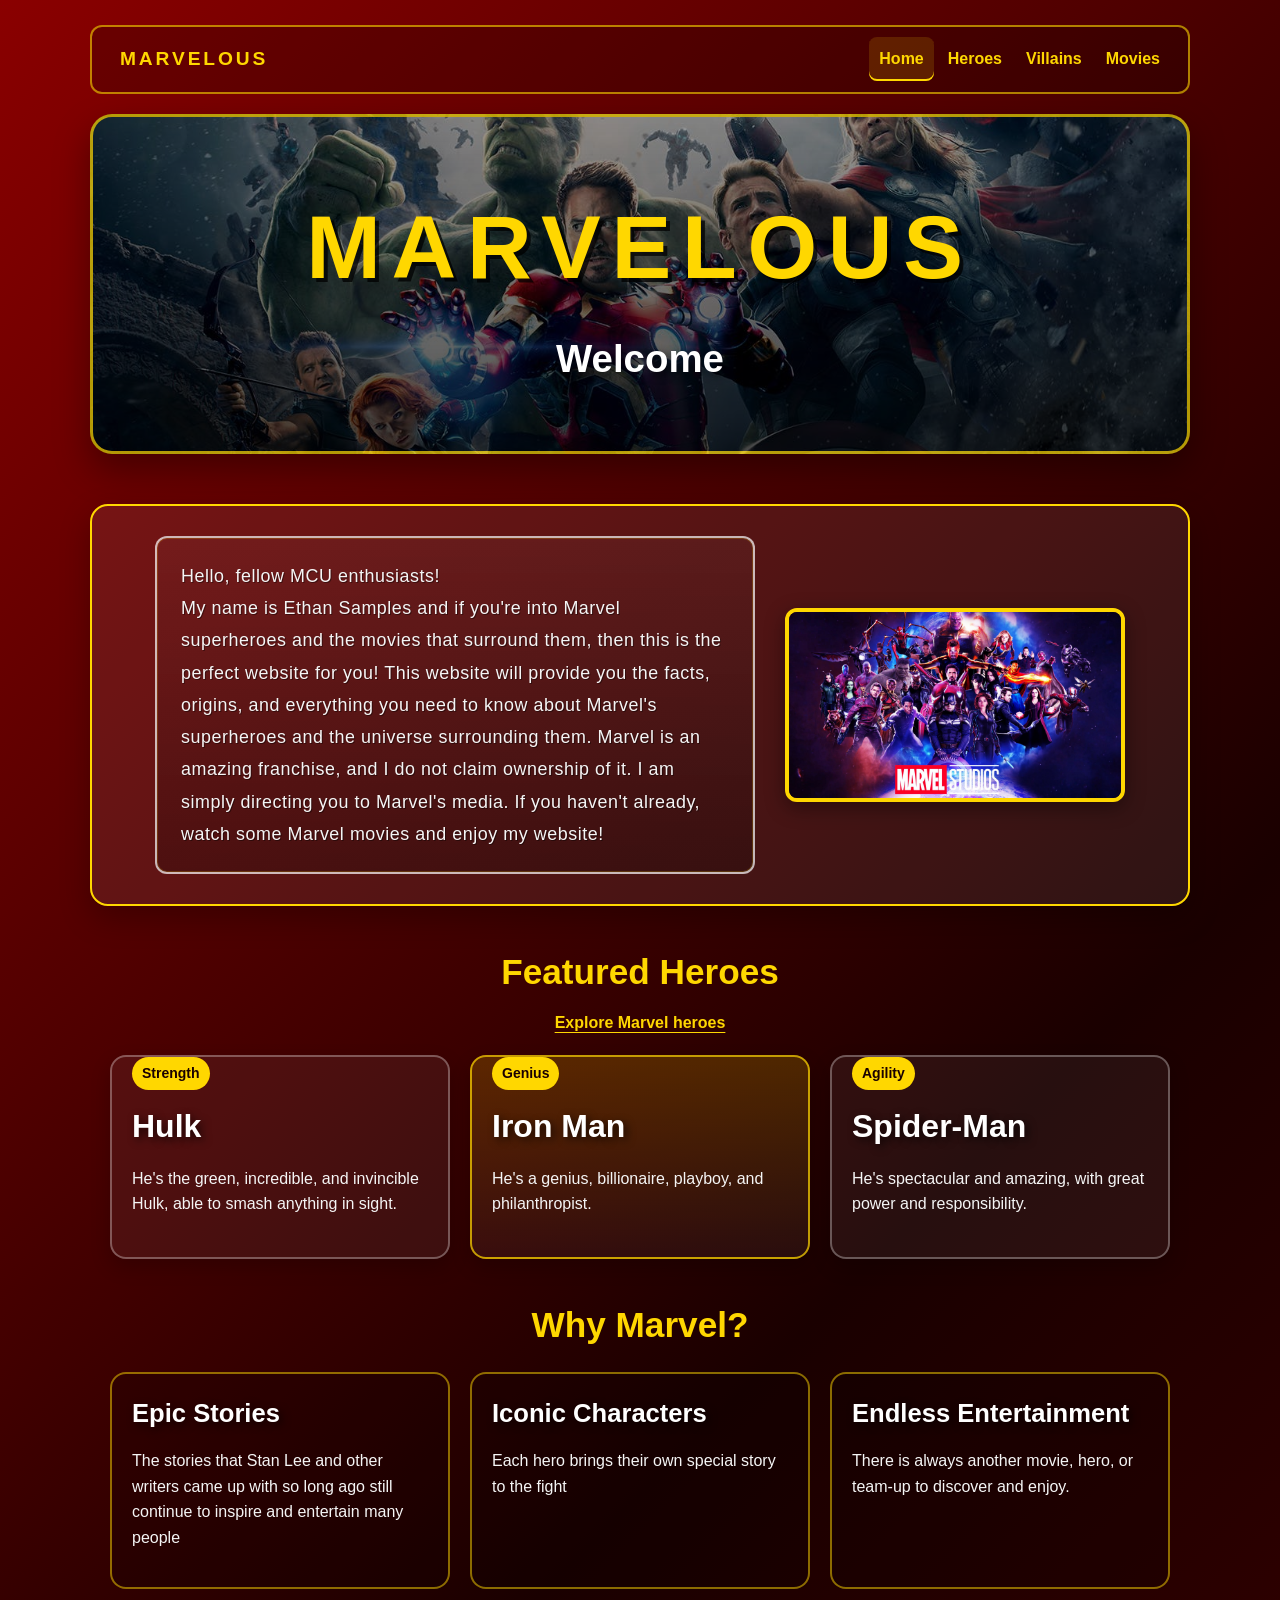
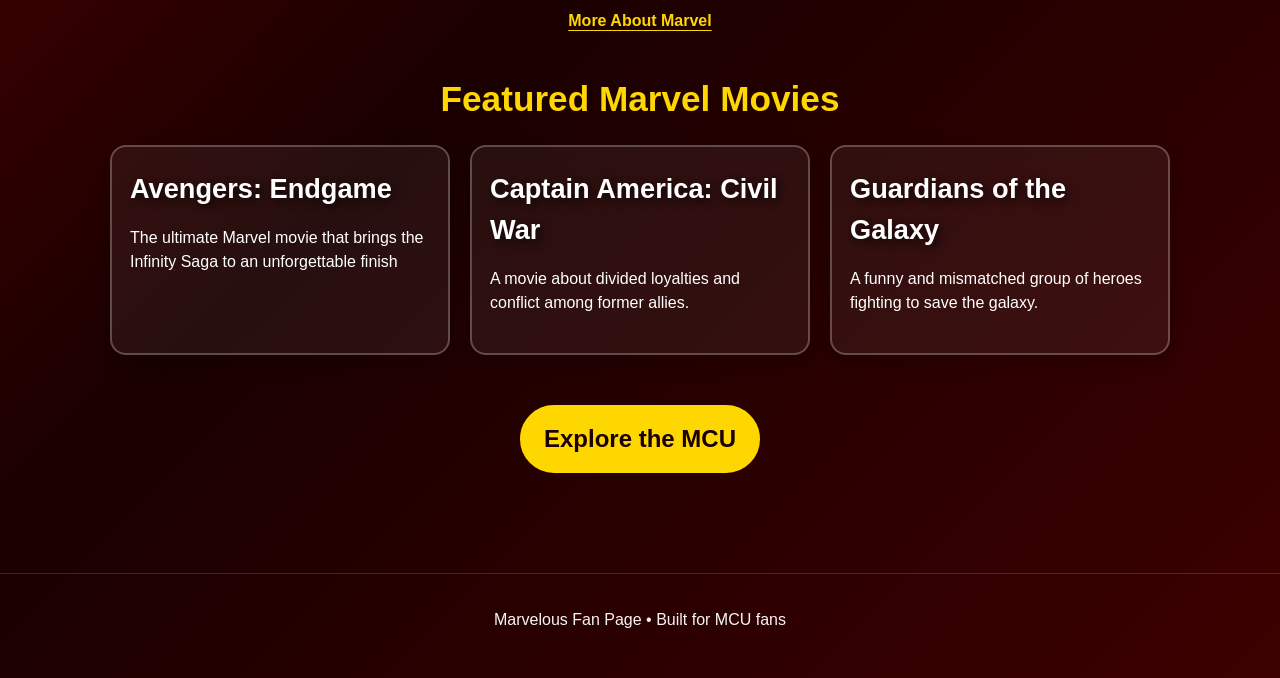
<file: index.html>
<!DOCTYPE html>
<html lang="en">
<head>
    <meta charset="UTF-8">
    <meta name="viewport" content="width=device-width, initial-scale=1.0">
    <link rel="icon" type="image/svg+xml" href="favicon.svg">
    <link rel="stylesheet" type="text/css" href="Homepage-style.css">
    <meta name="description" content="Explore Marvel heroes, villains, and movies in the Marvelous MCU fan guide.">
    <title>Marvelous | MCU Heroes, Villains &amp; Movies</title>
</head>
<body>
    <a class="skip-link" href="#main-content">Skip to main content</a>
    <header class="hero">
        <nav class="topbar" aria-label="Main navigation">
            <a class="brand" href="Homepage.html" aria-label="Marvelous home">MARVELOUS</a>
            <div class="nav-links">
                <a href="Homepage.html#about" aria-current="page">Home</a>
                <a href="heros.html">Heroes</a>
                <a href="villians.html">Villains</a>
                <a href="movies.html">Movies</a>
            </div>
        </nav>

        <div class="hero-banner">
            <div class="hero-overlay">
                <h1>MARVELOUS</h1>
                <p class="hero-subtitle">Welcome</p>
            </div>
        </div>
    </header>

    <main id="main-content" tabindex="-1">
        <section class="container" id="about">
            <p class="left-text">
                Hello, fellow MCU enthusiasts!<br>
                My name is Ethan Samples and if you're into Marvel superheroes and the movies
                that surround them, then this is the perfect website for you! This website
                will provide you the facts, origins, and everything you need to know about
                Marvel's superheroes and the universe surrounding them. Marvel is an amazing
                franchise, and I do not claim ownership of it. I am simply directing you to
                Marvel's media. If you haven't already, watch some Marvel
                movies and enjoy my website!
            </p>
            <img src="avengers.jpg" alt="The Avengers assembled together in a team portrait." class="center">
        </section>

        <section class="feature-section" id="heroes">
            <h2>Featured Heroes</h2>
            <p class="heroes-page-link"><a href="heros.html">Explore Marvel heroes</a></p>
            <div class="card-grid">
                <article class="hero-card">
                    <span class="card-tag">Strength</span>
                    <h3>Hulk</h3>
                    <p>He's the green, incredible, and invincible Hulk, able to smash anything in sight.</p>
                </article>
                <article class="hero-card accent">
                    <span class="card-tag">Genius</span>
                    <h3>Iron Man</h3>
                    <p>He's a genius, billionaire, playboy, and philanthropist.</p>
                </article>
                <article class="hero-card">
                    <span class="card-tag">Agility</span>
                    <h3>Spider-Man</h3>
                    <p>He's spectacular and amazing, with great power and responsibility.</p>
                </article>
            </div>
        </section>

        <section class="watch-section" id="watch">
            <h2>Why Marvel?</h2>
            <div class="info-boxes">
                <div>
                    <h3>Epic Stories</h3>
                    <p>The stories that Stan Lee and other writers came up with so long ago still continue to inspire and entertain many people</p>
                </div>
                <div>
                    <h3>Iconic Characters</h3>
                    <p>Each hero brings their own special story to the fight</p>
                </div>
                <div>
                    <h3>Endless Entertainment</h3>
                    <p>There is always another movie, hero, or team-up to discover and enjoy.</p>
                </div>
            </div>
            <p class="heroes-page-link marvel-link"><a href="https://www.marvel.com/" target="_blank" rel="noreferrer">More About Marvel</a></p>
        </section>

        <section class="movie-section">
            <h2>Featured Marvel Movies</h2>
            <div class="movie-grid">
                <article class="movie-card">
                    <h3>Avengers: Endgame</h3>
                    <p>The ultimate Marvel movie that brings the Infinity Saga to an unforgettable finish</p>
                </article>
                <article class="movie-card">
                    <h3>Captain America: Civil War</h3>
                    <p>A movie about divided loyalties and conflict among former allies.</p>
                </article>
                <article class="movie-card">
                    <h3>Guardians of the Galaxy</h3>
                    <p>A funny and mismatched group of heroes fighting to save the galaxy.</p>
                </article>
            </div>
        </section>

        <div class="cta">
            <a href="https://www.marvel.com/" target="_blank" rel="noreferrer">Explore the MCU</a>
        </div>
    </main>

    <footer class="site-footer">
        <p>Marvelous Fan Page • Built for MCU fans</p>
    </footer>
</body>
</html>
</file>
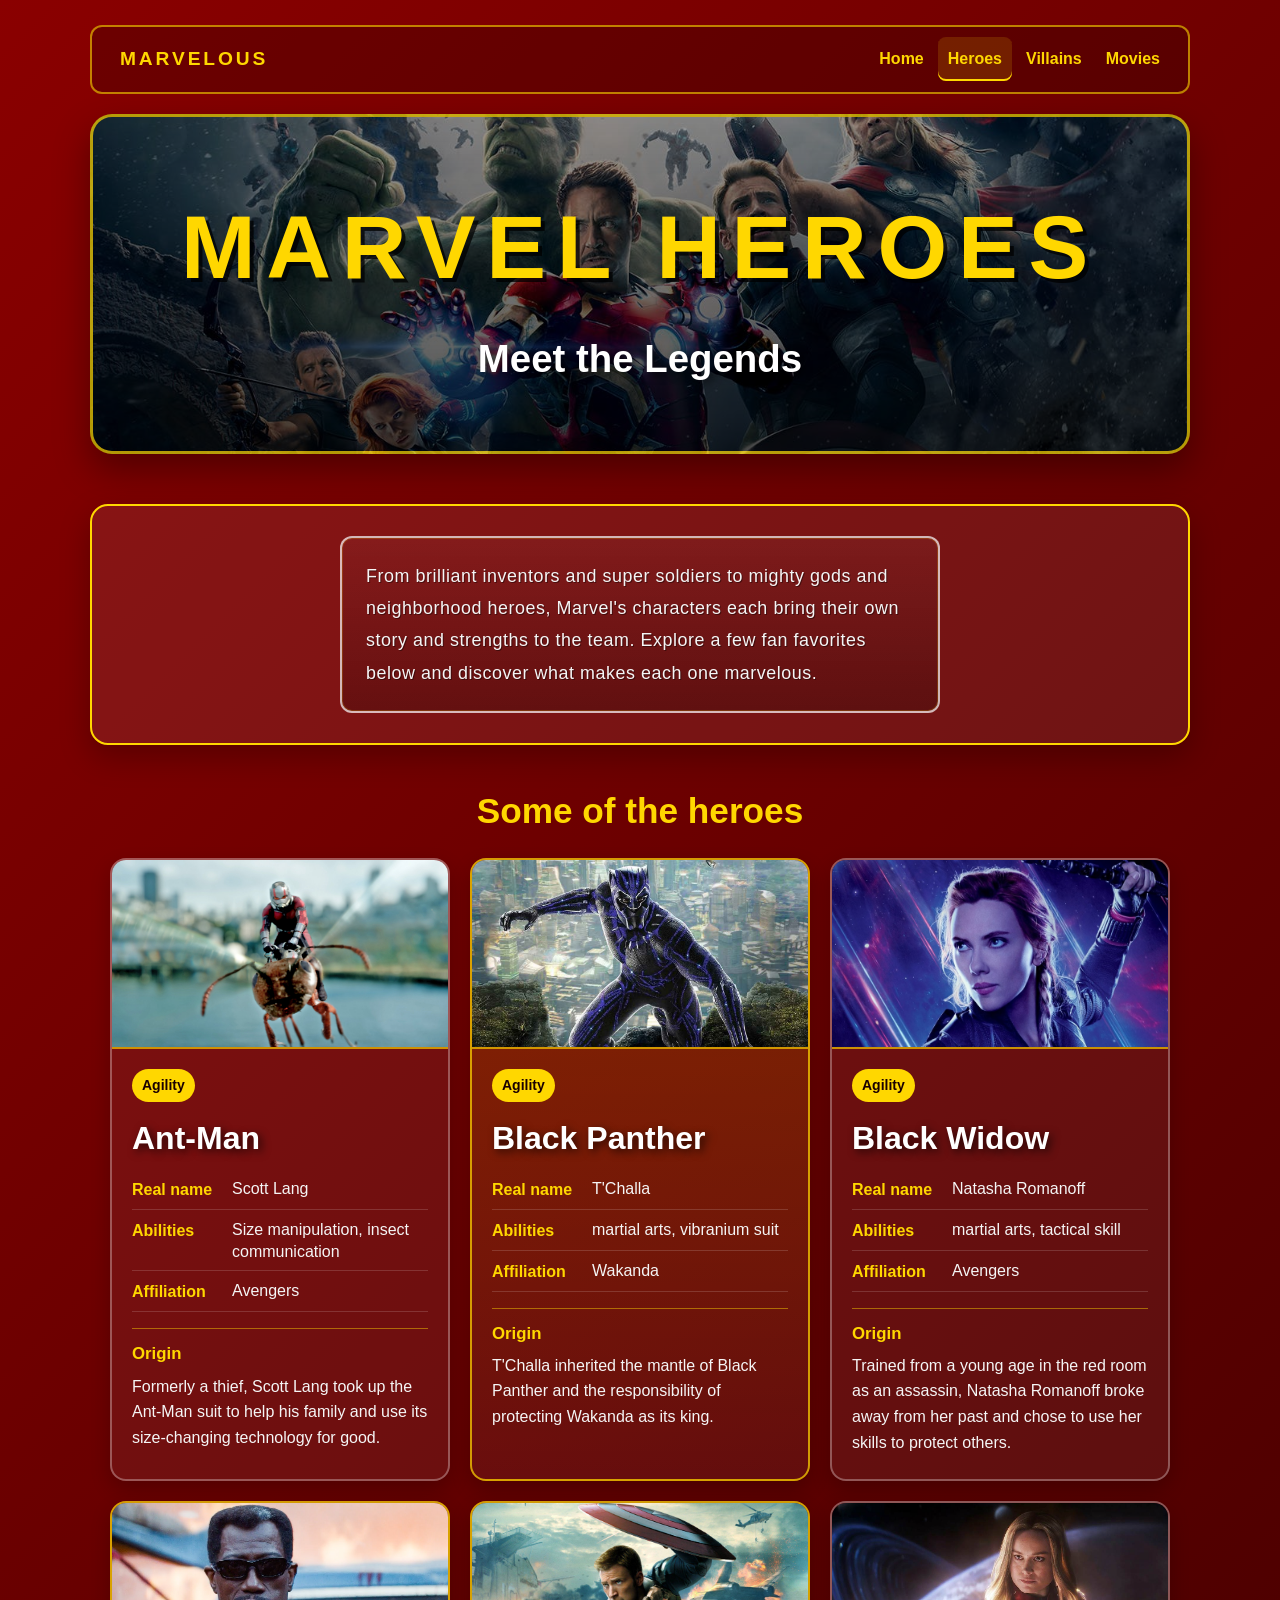
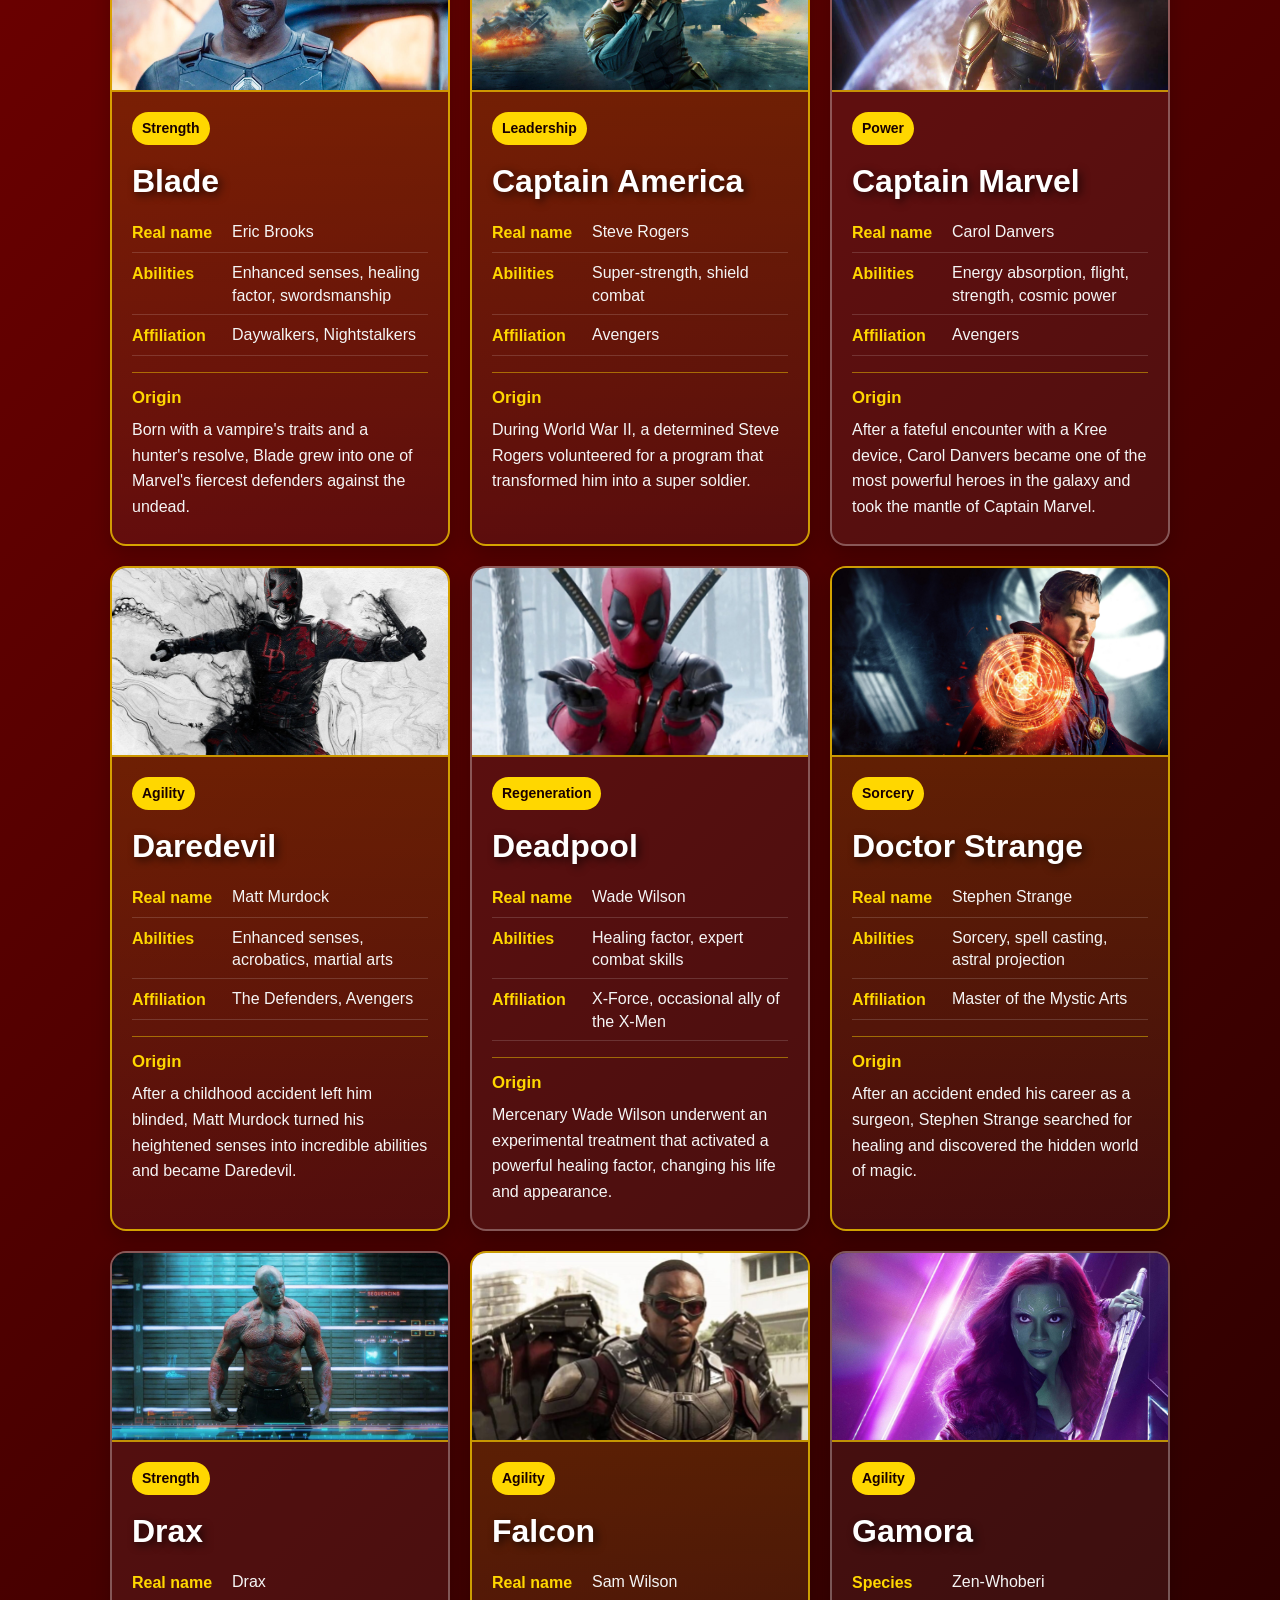
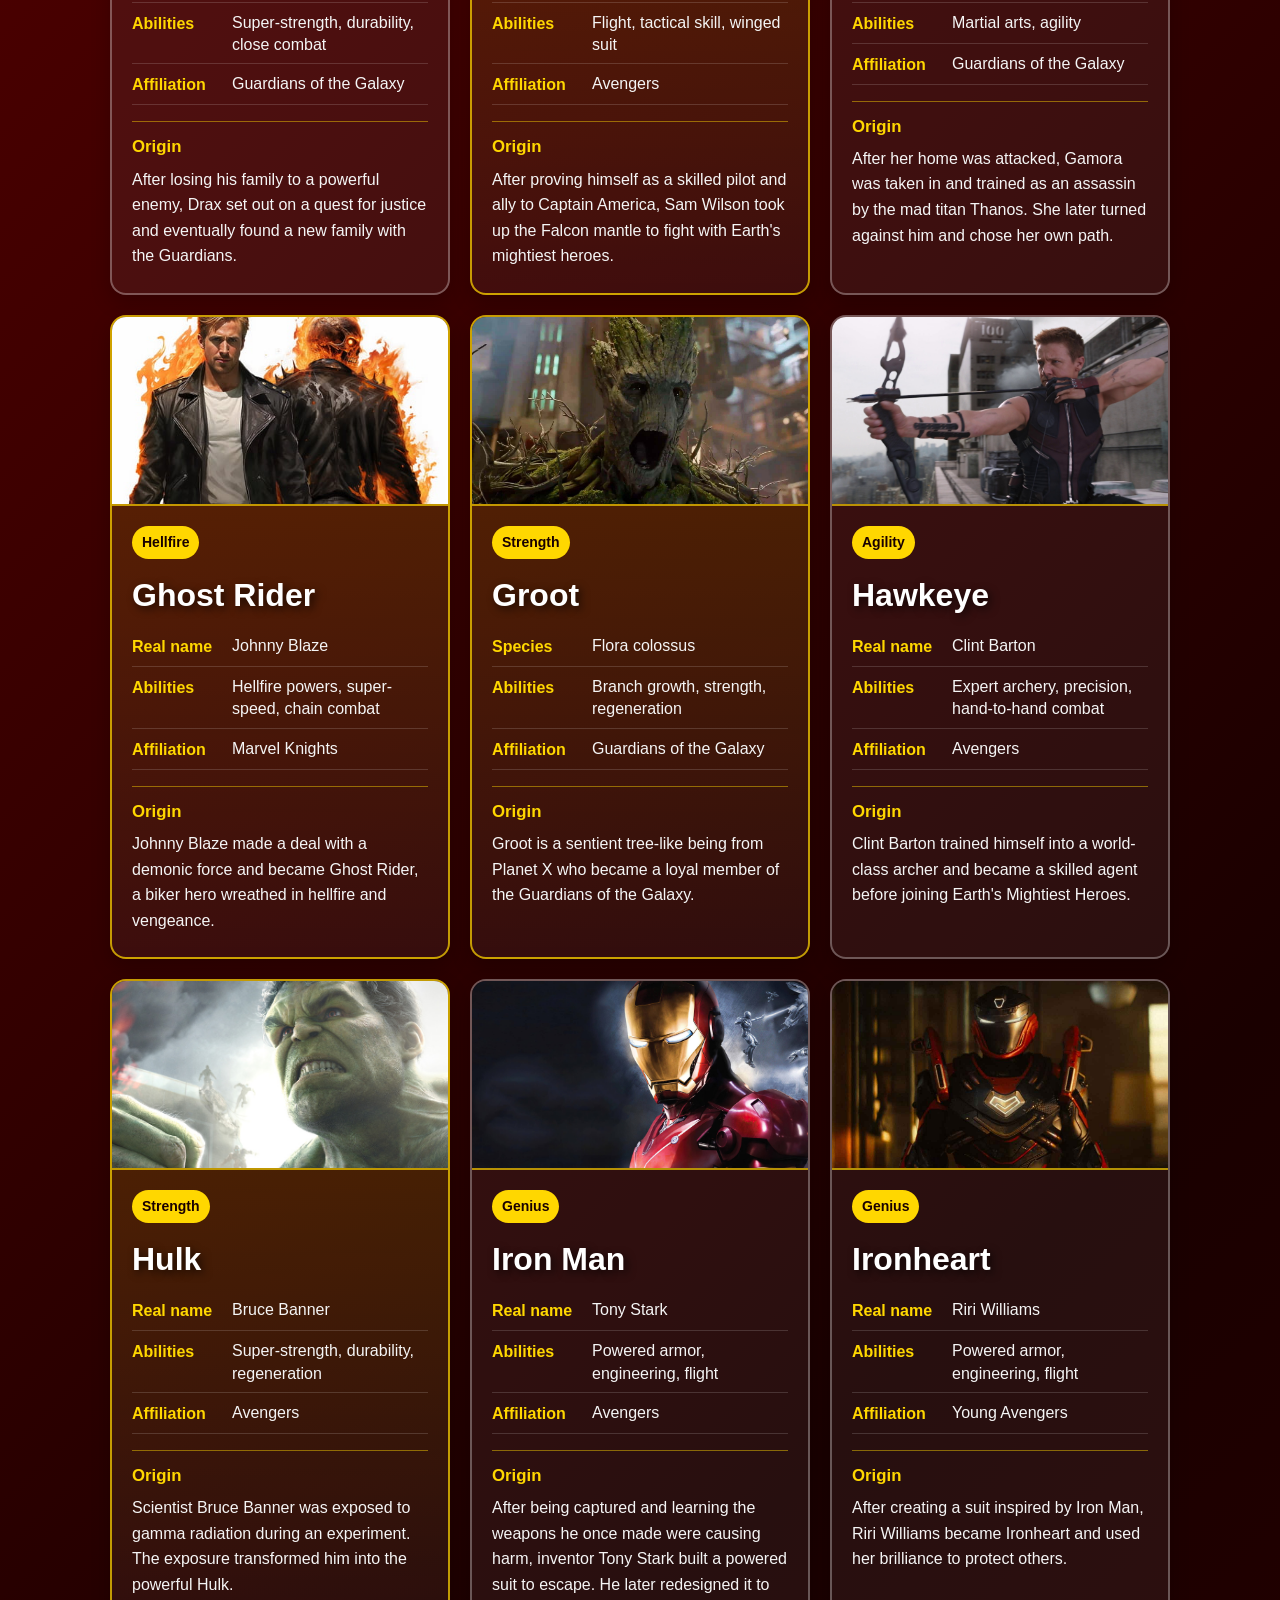
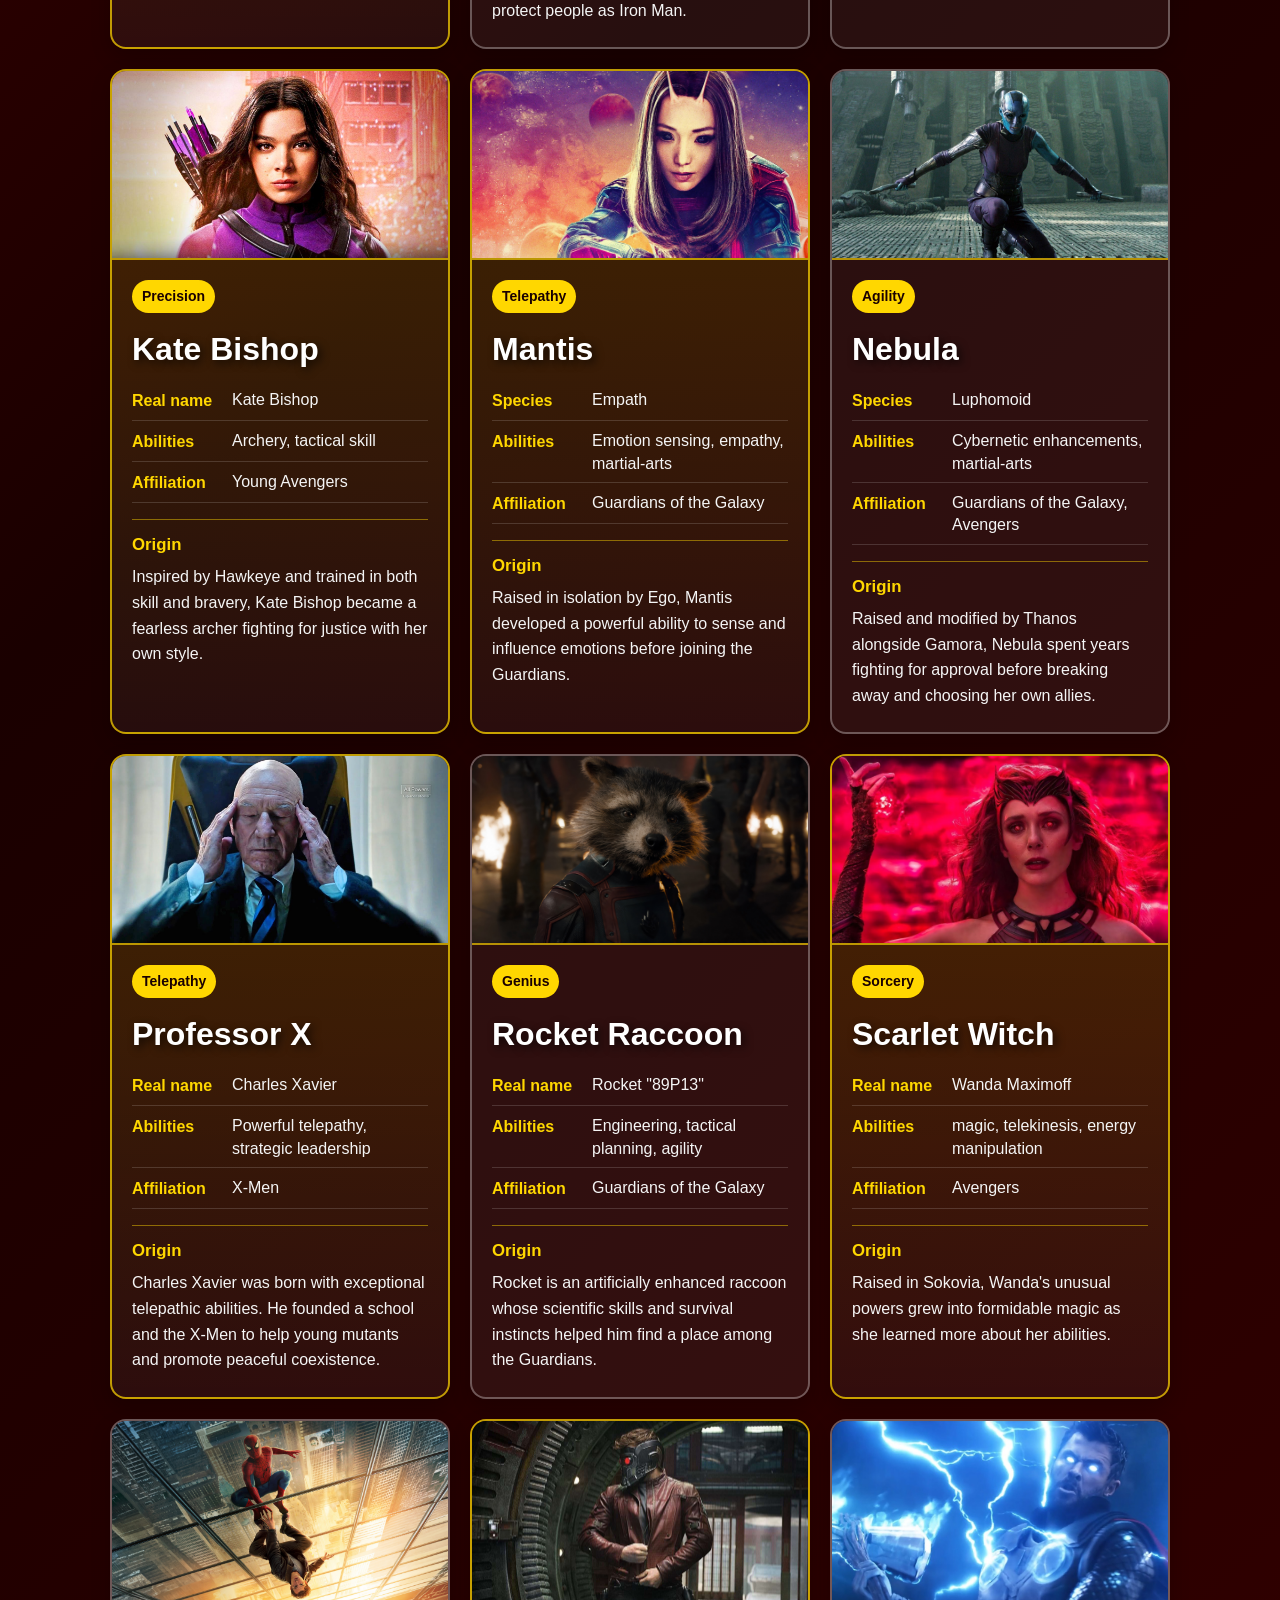
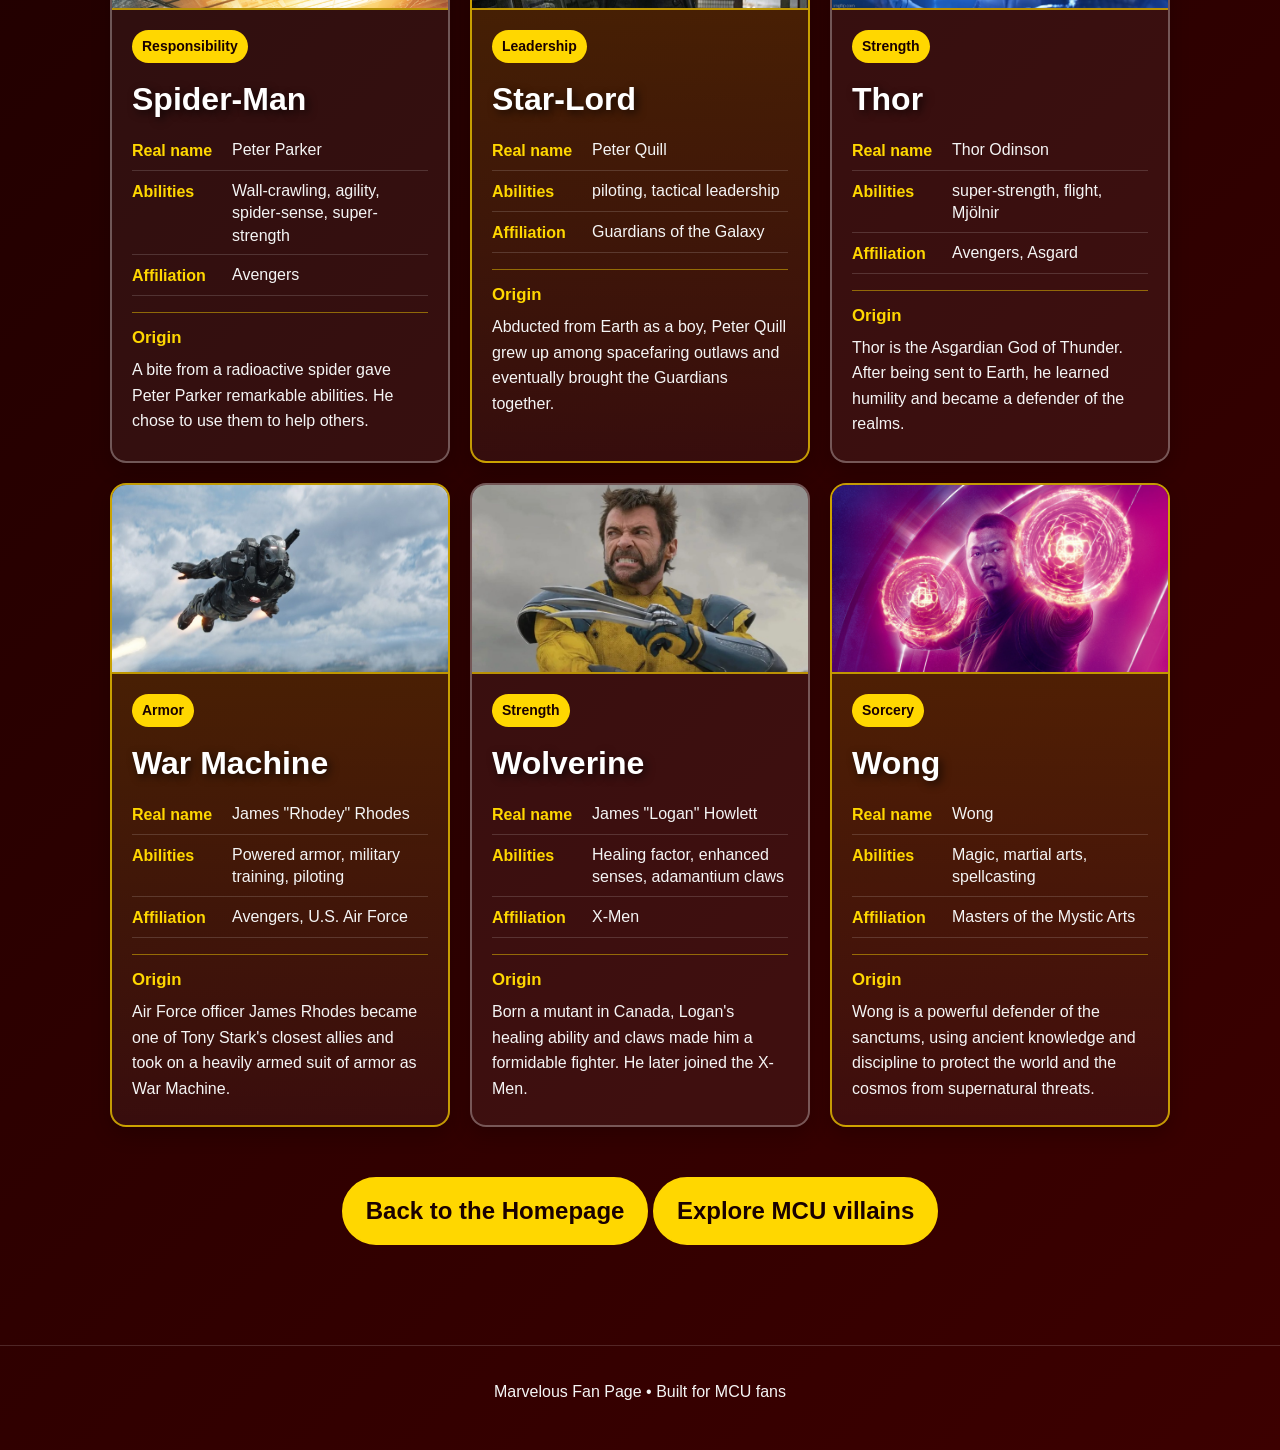
<file: heros.html>
<!DOCTYPE html>
<html lang="en">
<head>
	<meta charset="UTF-8">
	<meta name="viewport" content="width=device-width, initial-scale=1.0">
	<link rel="icon" type="image/svg+xml" href="favicon.svg">
	<link rel="stylesheet" type="text/css" href="Homepage-style.css">
	<meta name="description" content="Meet Marvel heroes with profiles of their real names, abilities, affiliations, and origins.">
	<title>Marvel Heroes | Marvelous</title>
</head>
<body>
	<a class="skip-link" href="#main-content">Skip to main content</a>
	<header class="hero">
		<nav class="topbar" aria-label="Main navigation">
			<a class="brand" href="Homepage.html" aria-label="Marvelous home">MARVELOUS</a>
			<div class="nav-links">
				<a href="index.html">Home</a>
				<a href="#heroes" aria-current="page">Heroes</a>
				<a href="villians.html">Villains</a>
				<a href="movies.html">Movies</a>
			</div>
		</nav>

		<div class="hero-banner">
			<div class="hero-overlay">
				<h1>MARVEL HEROES</h1>
				<p class="hero-subtitle">Meet the Legends</p>
			</div>
		</div>
	</header>

	<main id="main-content" tabindex="-1">
		<section class="container">
			<p class="left-text">
				From brilliant inventors and super soldiers to mighty gods and neighborhood
				heroes, Marvel's characters each bring their own story and strengths to the
				team. Explore a few fan favorites below and discover what makes each one
				marvelous.
			</p>
		</section>

		<section class="feature-section" id="heroes">
			<h2>Some of the heroes</h2>
			<div class="card-grid">
				<article class="hero-card">
					<div class="hero-portrait">
						<img src="antman.jpg" alt="Portrait of Ant-Man">
					</div>
					<span class="card-tag">Agility</span>
					<h3>Ant-Man</h3>
					<dl class="hero-facts">
						<div><dt>Real name</dt><dd>Scott Lang</dd></div>
						<div><dt>Abilities</dt><dd>Size manipulation, insect communication</dd></div>
						<div><dt>Affiliation</dt><dd>Avengers</dd></div>
					</dl>
					<div class="origin"><h4>Origin</h4><p>Formerly a thief, Scott Lang took up the Ant-Man suit to help his family and use its size-changing technology for good.</p></div>
				</article>
				<article class="hero-card accent">
					<div class="hero-portrait">
						<img src="panther.jpg" alt="Portrait of Black Panther">
					</div>
					<span class="card-tag">Agility</span>
					<h3>Black Panther</h3>
					<dl class="hero-facts">
						<div><dt>Real name</dt><dd>T'Challa</dd></div>
						<div><dt>Abilities</dt><dd>martial arts, vibranium suit</dd></div>
						<div><dt>Affiliation</dt><dd>Wakanda</dd></div>
					</dl>
					<div class="origin"><h4>Origin</h4><p>T'Challa inherited the mantle of Black Panther and the responsibility of protecting Wakanda as its king.</p></div>
				</article>
				<article class="hero-card">
					<div class="hero-portrait">
						<img src="widow.jpg" alt="Portrait of Black Widow">
					</div>
					<span class="card-tag">Agility</span>
					<h3>Black Widow</h3>
					<dl class="hero-facts">
						<div><dt>Real name</dt><dd>Natasha Romanoff</dd></div>
						<div><dt>Abilities</dt><dd>martial arts, tactical skill</dd></div>
						<div><dt>Affiliation</dt><dd>Avengers</dd></div>
					</dl>
					<div class="origin"><h4>Origin</h4><p>Trained from a young age in the red room as an assassin, Natasha Romanoff broke away from her past and chose to use her skills to protect others.</p></div>
				</article>
				<article class="hero-card accent">
					<div class="hero-portrait">
						<img src="blade.jpg" alt="Portrait of Blade">
					</div>
					<span class="card-tag">Strength</span>
					<h3>Blade</h3>
					<dl class="hero-facts">
						<div><dt>Real name</dt><dd>Eric Brooks</dd></div>
						<div><dt>Abilities</dt><dd>Enhanced senses, healing factor, swordsmanship</dd></div>
						<div><dt>Affiliation</dt><dd>Daywalkers, Nightstalkers</dd></div>
					</dl>
					<div class="origin"><h4>Origin</h4><p>Born with a vampire's traits and a hunter's resolve, Blade grew into one of Marvel's fiercest defenders against the undead.</p></div>
				</article>
				<article class="hero-card accent">
					<div class="hero-portrait">
						<img src="cap.jpg" alt="Portrait of Captain America">
					</div>
					<span class="card-tag">Leadership</span>
					<h3>Captain America</h3>
					<dl class="hero-facts">
						<div><dt>Real name</dt><dd>Steve Rogers</dd></div>
						<div><dt>Abilities</dt><dd>Super-strength, shield combat</dd></div>
						<div><dt>Affiliation</dt><dd>Avengers</dd></div>
					</dl>
					<div class="origin"><h4>Origin</h4><p>During World War II, a determined Steve Rogers volunteered for a program that transformed him into a super soldier.</p></div>
				</article>
				<article class="hero-card">
					<div class="hero-portrait">
						<img src="capmarvel.jpg" alt="Portrait of Captain Marvel">
					</div>
					<span class="card-tag">Power</span>
					<h3>Captain Marvel</h3>
					<dl class="hero-facts">
						<div><dt>Real name</dt><dd>Carol Danvers</dd></div>
						<div><dt>Abilities</dt><dd>Energy absorption, flight, strength, cosmic power</dd></div>
						<div><dt>Affiliation</dt><dd>Avengers</dd></div>
					</dl>
					<div class="origin"><h4>Origin</h4><p>After a fateful encounter with a Kree device, Carol Danvers became one of the most powerful heroes in the galaxy and took the mantle of Captain Marvel.</p></div>
				</article>
				<article class="hero-card accent">
					<div class="hero-portrait">
						<img src="dare.jpg" alt="Portrait of Daredevil">
					</div>
					<span class="card-tag">Agility</span>
					<h3>Daredevil</h3>
					<dl class="hero-facts">
						<div><dt>Real name</dt><dd>Matt Murdock</dd></div>
						<div><dt>Abilities</dt><dd>Enhanced senses, acrobatics, martial arts</dd></div>
						<div><dt>Affiliation</dt><dd>The Defenders, Avengers</dd></div>
					</dl>
					<div class="origin"><h4>Origin</h4><p>After a childhood accident left him blinded, Matt Murdock turned his heightened senses into incredible abilities and became Daredevil.</p></div>
				</article>
				<article class="hero-card">
					<div class="hero-portrait">
						<img src="deadpool.jpg" alt="Portrait of Deadpool">
					</div>
					<span class="card-tag">Regeneration</span>
					<h3>Deadpool</h3>
					<dl class="hero-facts">
						<div><dt>Real name</dt><dd>Wade Wilson</dd></div>
						<div><dt>Abilities</dt><dd>Healing factor, expert combat skills</dd></div>
						<div><dt>Affiliation</dt><dd>X-Force, occasional ally of the X-Men</dd></div>
					</dl>
					<div class="origin"><h4>Origin</h4><p>Mercenary Wade Wilson underwent an experimental treatment that activated a powerful healing factor, changing his life and appearance.</p></div>
				</article>
				<article class="hero-card accent">
					<div class="hero-portrait">
						<img src="strange.jpg" alt="Portrait of Doctor Strange">
					</div>
					<span class="card-tag">Sorcery</span>
					<h3>Doctor Strange</h3>
					<dl class="hero-facts">
						<div><dt>Real name</dt><dd>Stephen Strange</dd></div>
						<div><dt>Abilities</dt><dd>Sorcery, spell casting, astral projection</dd></div>
						<div><dt>Affiliation</dt><dd>Master of the Mystic Arts</dd></div>
					</dl>
					<div class="origin"><h4>Origin</h4><p>After an accident ended his career as a surgeon, Stephen Strange searched for healing and discovered the hidden world of magic.</p></div>
				</article>
				<article class="hero-card">
					<div class="hero-portrait">
						<img src="drax.jpg" alt="Portrait of Drax">
					</div>
					<span class="card-tag">Strength</span>
					<h3>Drax</h3>
					<dl class="hero-facts">
						<div><dt>Real name</dt><dd>Drax</dd></div>
						<div><dt>Abilities</dt><dd>Super-strength, durability, close combat</dd></div>
						<div><dt>Affiliation</dt><dd>Guardians of the Galaxy</dd></div>
					</dl>
					<div class="origin"><h4>Origin</h4><p>After losing his family to a powerful enemy, Drax set out on a quest for justice and eventually found a new family with the Guardians.</p></div>
				</article>
				<article class="hero-card accent">
					<div class="hero-portrait">
						<img src="falcon.jpg" alt="Portrait of Falcon">
					</div>
					<span class="card-tag">Agility</span>
					<h3>Falcon</h3>
					<dl class="hero-facts">
						<div><dt>Real name</dt><dd>Sam Wilson</dd></div>
						<div><dt>Abilities</dt><dd>Flight, tactical skill, winged suit</dd></div>
						<div><dt>Affiliation</dt><dd>Avengers</dd></div>
					</dl>
					<div class="origin"><h4>Origin</h4><p>After proving himself as a skilled pilot and ally to Captain America, Sam Wilson took up the Falcon mantle to fight with Earth's mightiest heroes.</p></div>
				</article>
				<article class="hero-card">
					<div class="hero-portrait">
						<img src="gamora.jpg" alt="Portrait of Gamora">
					</div>
					<span class="card-tag">Agility</span>
					<h3>Gamora</h3>
					<dl class="hero-facts">
						<div><dt>Species</dt><dd>Zen-Whoberi</dd></div>
						<div><dt>Abilities</dt><dd>Martial arts, agility</dd></div>
						<div><dt>Affiliation</dt><dd>Guardians of the Galaxy</dd></div>
					</dl>
					<div class="origin"><h4>Origin</h4><p>After her home was attacked, Gamora was taken in and trained as an assassin by the mad titan Thanos. She later turned against him and chose her own path.</p></div>
				</article>
				<article class="hero-card accent">
					<div class="hero-portrait">
						<img src="ghostrider.jpg" alt="Portrait of Ghost Rider">
					</div>
					<span class="card-tag">Hellfire</span>
					<h3>Ghost Rider</h3>
					<dl class="hero-facts">
						<div><dt>Real name</dt><dd>Johnny Blaze</dd></div>
						<div><dt>Abilities</dt><dd>Hellfire powers, super-speed, chain combat</dd></div>
						<div><dt>Affiliation</dt><dd>Marvel Knights</dd></div>
					</dl>
					<div class="origin"><h4>Origin</h4><p>Johnny Blaze made a deal with a demonic force and became Ghost Rider, a biker hero wreathed in hellfire and vengeance.</p></div>
				</article>
				<article class="hero-card accent">
					<div class="hero-portrait">
						<img src="groot.jpg" alt="Portrait of Groot">
					</div>
					<span class="card-tag">Strength</span>
					<h3>Groot</h3>
					<dl class="hero-facts">
						<div><dt>Species</dt><dd>Flora colossus</dd></div>
						<div><dt>Abilities</dt><dd>Branch growth, strength, regeneration</dd></div>
						<div><dt>Affiliation</dt><dd>Guardians of the Galaxy</dd></div>
					</dl>
					<div class="origin"><h4>Origin</h4><p>Groot is a sentient tree-like being from Planet X who became a loyal member of the Guardians of the Galaxy.</p></div>
				</article>
				<article class="hero-card">
					<div class="hero-portrait">
						<img src="hawkeye.jpg" alt="Portrait of Hawkeye">
					</div>
					<span class="card-tag">Agility</span>
					<h3>Hawkeye</h3>
					<dl class="hero-facts">
						<div><dt>Real name</dt><dd>Clint Barton</dd></div>
						<div><dt>Abilities</dt><dd>Expert archery, precision, hand-to-hand combat</dd></div>
						<div><dt>Affiliation</dt><dd>Avengers</dd></div>
					</dl>
					<div class="origin"><h4>Origin</h4><p>Clint Barton trained himself into a world-class archer and became a skilled agent before joining Earth's Mightiest Heroes.</p></div>
				</article>
				<article class="hero-card accent">
					<div class="hero-portrait">
						<img src="hulk.jpg" alt="Portrait of the Hulk">
					</div>
					<span class="card-tag">Strength</span>
					<h3>Hulk</h3>
					<dl class="hero-facts">
						<div><dt>Real name</dt><dd>Bruce Banner</dd></div>
						<div><dt>Abilities</dt><dd>Super-strength, durability, regeneration</dd></div>
						<div><dt>Affiliation</dt><dd>Avengers</dd></div>
					</dl>
					<div class="origin"><h4>Origin</h4><p>Scientist Bruce Banner was exposed to gamma radiation during an experiment. The exposure transformed him into the powerful Hulk.</p></div>
				</article>
				<article class="hero-card">
					<div class="hero-portrait">
						<img src="ironman.jpg" alt="Iron Man, Tony Stark in his armor">
					</div>
					<span class="card-tag">Genius</span>
					<h3>Iron Man</h3>
					<dl class="hero-facts">
						<div><dt>Real name</dt><dd>Tony Stark</dd></div>
						<div><dt>Abilities</dt><dd>Powered armor, engineering, flight</dd></div>
						<div><dt>Affiliation</dt><dd>Avengers</dd></div>
					</dl>
					<div class="origin"><h4>Origin</h4><p>After being captured and learning the weapons he once made were causing harm, inventor Tony Stark built a powered suit to escape. He later redesigned it to protect people as Iron Man.</p></div>
				</article>
				<article class="hero-card">
					<div class="hero-portrait">
						<img src="Ironheart.jpg" alt="Portrait of Ironheart">
					</div>
					<span class="card-tag">Genius</span>
					<h3>Ironheart</h3>
					<dl class="hero-facts">
						<div><dt>Real name</dt><dd>Riri Williams</dd></div>
						<div><dt>Abilities</dt><dd>Powered armor, engineering, flight</dd></div>
						<div><dt>Affiliation</dt><dd>Young Avengers</dd></div>
					</dl>
					<div class="origin"><h4>Origin</h4><p>After creating a suit inspired by Iron Man, Riri Williams became Ironheart and used her brilliance to protect others.</p></div>
				</article>
				<article class="hero-card accent">
					<div class="hero-portrait">
						<img src="kate.jpg" alt="Portrait of Kate Bishop">
					</div>
					<span class="card-tag">Precision</span>
					<h3>Kate Bishop</h3>
					<dl class="hero-facts">
						<div><dt>Real name</dt><dd>Kate Bishop</dd></div>
						<div><dt>Abilities</dt><dd>Archery, tactical skill</dd></div>
						<div><dt>Affiliation</dt><dd>Young Avengers</dd></div>
					</dl>
					<div class="origin"><h4>Origin</h4><p>Inspired by Hawkeye and trained in both skill and bravery, Kate Bishop became a fearless archer fighting for justice with her own style.</p></div>
				</article>
				<article class="hero-card accent">
					<div class="hero-portrait">
						<img src="mantis.jpg" alt="Portrait of Mantis">
					</div>
					<span class="card-tag">Telepathy</span>
					<h3>Mantis</h3>
					<dl class="hero-facts">
						<div><dt>Species</dt><dd>Empath</dd></div>
						<div><dt>Abilities</dt><dd>Emotion sensing, empathy, martial-arts</dd></div>
						<div><dt>Affiliation</dt><dd>Guardians of the Galaxy</dd></div>
					</dl>
					<div class="origin"><h4>Origin</h4><p>Raised in isolation by Ego, Mantis developed a powerful ability to sense and influence emotions before joining the Guardians.</p></div>
				</article>
				<article class="hero-card">
					<div class="hero-portrait">
						<img src="nebula.jpg" alt="Portrait of Nebula">
					</div>
					<span class="card-tag">Agility</span>
					<h3>Nebula</h3>
					<dl class="hero-facts">
						<div><dt>Species</dt><dd>Luphomoid</dd></div>
						<div><dt>Abilities</dt><dd>Cybernetic enhancements, martial-arts</dd></div>
						<div><dt>Affiliation</dt><dd>Guardians of the Galaxy, Avengers</dd></div>
					</dl>
					<div class="origin"><h4>Origin</h4><p>Raised and modified by Thanos alongside Gamora, Nebula spent years fighting for approval before breaking away and choosing her own allies.</p></div>
				</article>
				<article class="hero-card accent">
					<div class="hero-portrait">
						<img src="prof.jpg" alt="Portrait of Professor X">
					</div>
					<span class="card-tag">Telepathy</span>
					<h3>Professor X</h3>
					<dl class="hero-facts">
						<div><dt>Real name</dt><dd>Charles Xavier</dd></div>
						<div><dt>Abilities</dt><dd>Powerful telepathy, strategic leadership</dd></div>
						<div><dt>Affiliation</dt><dd>X-Men</dd></div>
					</dl>
					<div class="origin"><h4>Origin</h4><p>Charles Xavier was born with exceptional telepathic abilities. He founded a school and the X-Men to help young mutants and promote peaceful coexistence.</p></div>
				</article>
				<article class="hero-card">
					<div class="hero-portrait">
						<img src="rocket.jpg" alt="Portrait of Rocket Raccoon">
					</div>
					<span class="card-tag">Genius</span>
					<h3>Rocket Raccoon</h3>
					<dl class="hero-facts">
						<div><dt>Real name</dt><dd>Rocket "89P13"</dd></div>
						<div><dt>Abilities</dt><dd>Engineering, tactical planning, agility</dd></div>
						<div><dt>Affiliation</dt><dd>Guardians of the Galaxy</dd></div>
					</dl>
					<div class="origin"><h4>Origin</h4><p>Rocket is an artificially enhanced raccoon whose scientific skills and survival instincts helped him find a place among the Guardians.</p></div>
				</article>
				<article class="hero-card accent">
					<div class="hero-portrait">
						<img src="witch.jpg" alt="Portrait of Scarlet Witch">
					</div>
					<span class="card-tag">Sorcery</span>
					<h3>Scarlet Witch</h3>
					<dl class="hero-facts">
						<div><dt>Real name</dt><dd>Wanda Maximoff</dd></div>
						<div><dt>Abilities</dt><dd>magic, telekinesis, energy manipulation</dd></div>
						<div><dt>Affiliation</dt><dd>Avengers</dd></div>
					</dl>
					<div class="origin"><h4>Origin</h4><p>Raised in Sokovia, Wanda's unusual powers grew into formidable magic as she learned more about her abilities.</p></div>
				</article>
				<article class="hero-card">
					<div class="hero-portrait">
						<img src="spiderman.jpg" alt="Portrait of Spider-Man">
					</div>
					<span class="card-tag">Responsibility</span>
					<h3>Spider-Man</h3>
					<dl class="hero-facts">
						<div><dt>Real name</dt><dd>Peter Parker</dd></div>
						<div><dt>Abilities</dt><dd>Wall-crawling, agility, spider-sense, super-strength</dd></div>
						<div><dt>Affiliation</dt><dd>Avengers</dd></div>
					</dl>
					<div class="origin"><h4>Origin</h4><p>A bite from a radioactive spider gave Peter Parker remarkable abilities. He chose to use them to help others.</p></div>
				</article>
				<article class="hero-card accent">
					<div class="hero-portrait">
						<img src="starlord.jpg" alt="Portrait of Star-Lord">
					</div>
					<span class="card-tag">Leadership</span>
					<h3>Star-Lord</h3>
					<dl class="hero-facts">
						<div><dt>Real name</dt><dd>Peter Quill</dd></div>
						<div><dt>Abilities</dt><dd>piloting, tactical leadership</dd></div>
						<div><dt>Affiliation</dt><dd>Guardians of the Galaxy</dd></div>
					</dl>
					<div class="origin"><h4>Origin</h4><p>Abducted from Earth as a boy, Peter Quill grew up among spacefaring outlaws and eventually brought the Guardians together.</p></div>
				</article>
				<article class="hero-card">
					<div class="hero-portrait">
						<img src="thor.jpg" alt="Portrait of Thor">
					</div>
					<span class="card-tag">Strength</span>
					<h3>Thor</h3>
					<dl class="hero-facts">
						<div><dt>Real name</dt><dd>Thor Odinson</dd></div>
						<div><dt>Abilities</dt><dd>super-strength, flight, Mjölnir</dd></div>
						<div><dt>Affiliation</dt><dd>Avengers, Asgard</dd></div>
					</dl>
					<div class="origin"><h4>Origin</h4><p>Thor is the Asgardian God of Thunder. After being sent to Earth, he learned humility and became a defender of the realms.</p></div>
				</article>
				<article class="hero-card accent">
					<div class="hero-portrait">
						<img src="warm.jpg" alt="Portrait of War Machine">
					</div>
					<span class="card-tag">Armor</span>
					<h3>War Machine</h3>
					<dl class="hero-facts">
						<div><dt>Real name</dt><dd>James "Rhodey" Rhodes</dd></div>
						<div><dt>Abilities</dt><dd>Powered armor, military training, piloting</dd></div>
						<div><dt>Affiliation</dt><dd>Avengers, U.S. Air Force</dd></div>
					</dl>
					<div class="origin"><h4>Origin</h4><p>Air Force officer James Rhodes became one of Tony Stark's closest allies and took on a heavily armed suit of armor as War Machine.</p></div>
				</article>
				<article class="hero-card">
					<div class="hero-portrait">
						<img src="wolverine.jpg" alt="Portrait of Wolverine">
					</div>
					<span class="card-tag">Strength</span>
					<h3>Wolverine</h3>
					<dl class="hero-facts">
						<div><dt>Real name</dt><dd>James "Logan" Howlett</dd></div>
						<div><dt>Abilities</dt><dd>Healing factor, enhanced senses, adamantium claws</dd></div>
						<div><dt>Affiliation</dt><dd>X-Men</dd></div>
					</dl>
					<div class="origin"><h4>Origin</h4><p>Born a mutant in Canada, Logan's healing ability and claws made him a formidable fighter. He later joined the X-Men.</p></div>
				</article>
				<article class="hero-card accent">
					<div class="hero-portrait">
						<img src="wong.jpg" alt="Portrait of Wong">
					</div>
					<span class="card-tag">Sorcery</span>
					<h3>Wong</h3>
					<dl class="hero-facts">
						<div><dt>Real name</dt><dd>Wong</dd></div>
						<div><dt>Abilities</dt><dd>Magic, martial arts, spellcasting</dd></div>
						<div><dt>Affiliation</dt><dd>Masters of the Mystic Arts</dd></div>
					</dl>
					<div class="origin"><h4>Origin</h4><p>Wong is a powerful defender of the sanctums, using ancient knowledge and discipline to protect the world and the cosmos from supernatural threats.</p></div>
				</article>
			</div>
		</section>

		<div class="cta">
			<a href="Homepage.html">Back to the Homepage</a>
			<a href="villians.html">Explore MCU villains</a>
		</div>
	</main>

	<footer class="site-footer">
		<p>Marvelous Fan Page • Built for MCU fans</p>
	</footer>
</body>
</html>
</file>
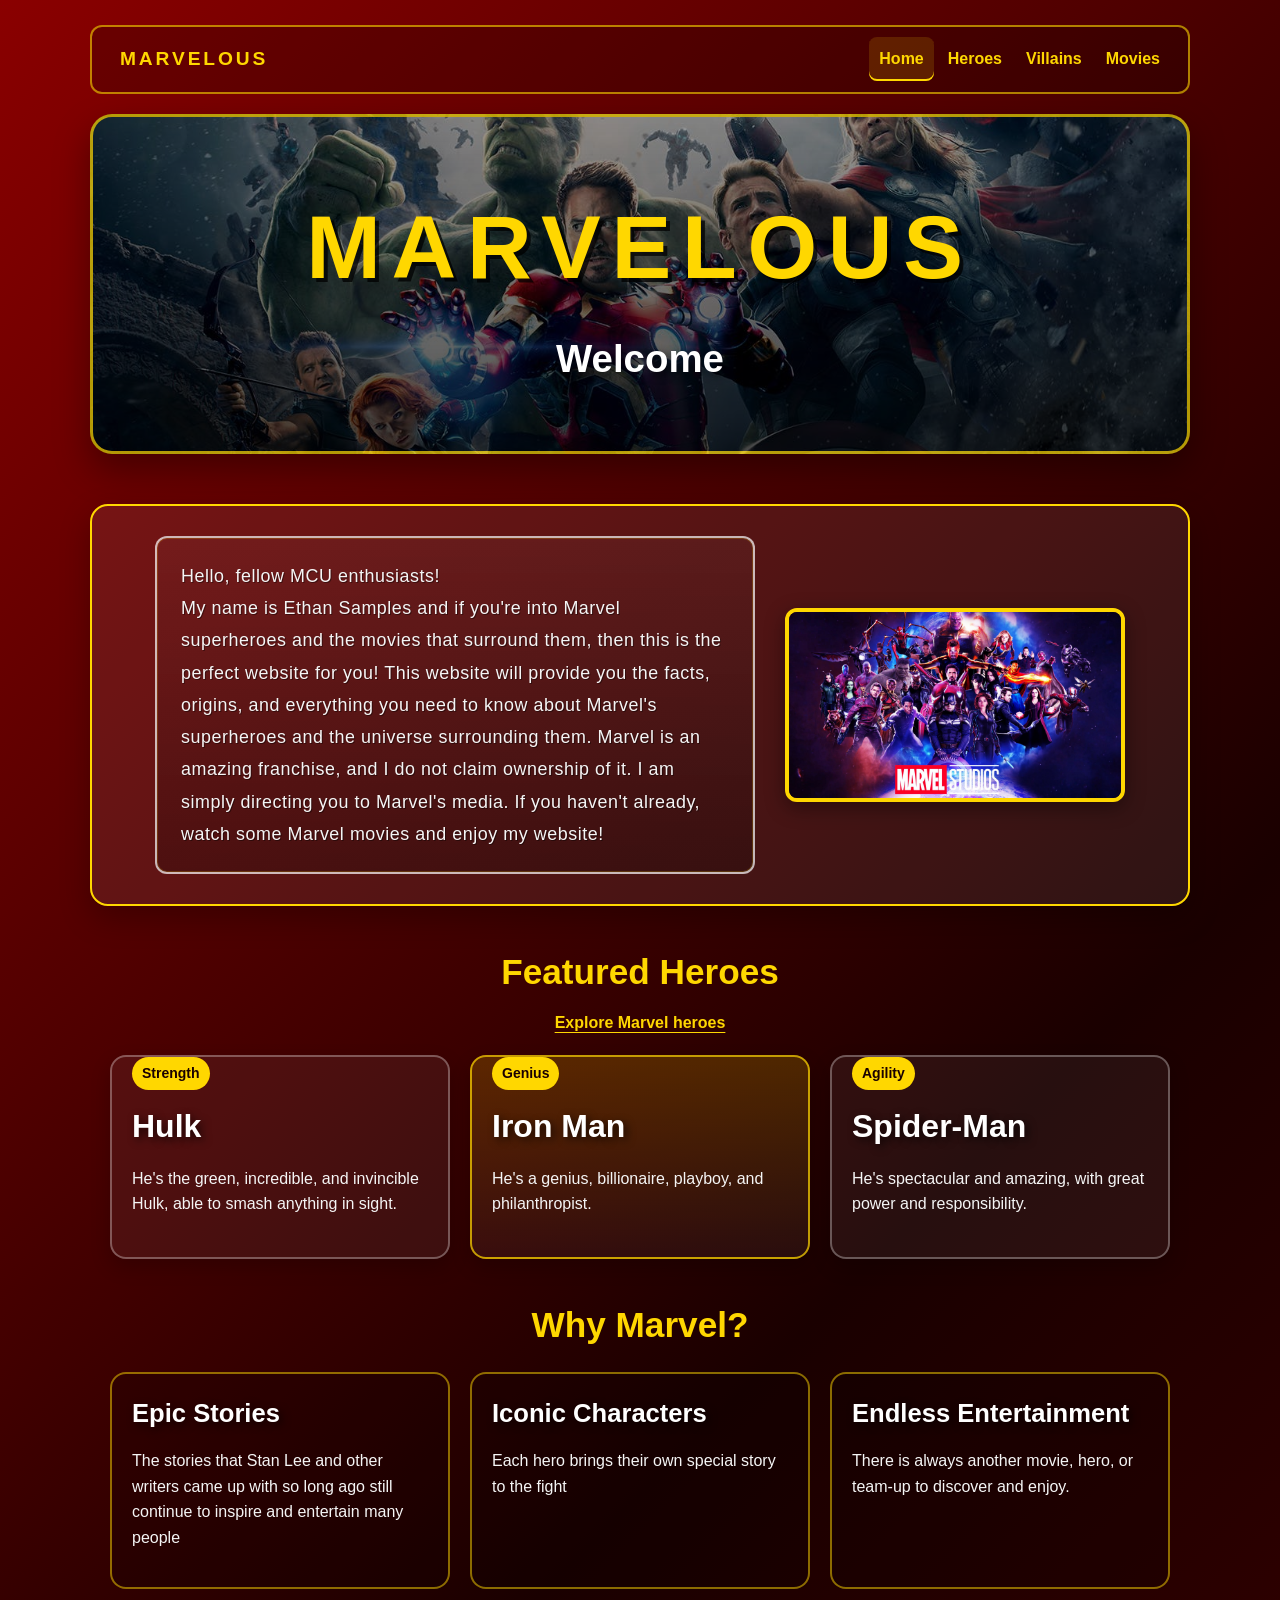
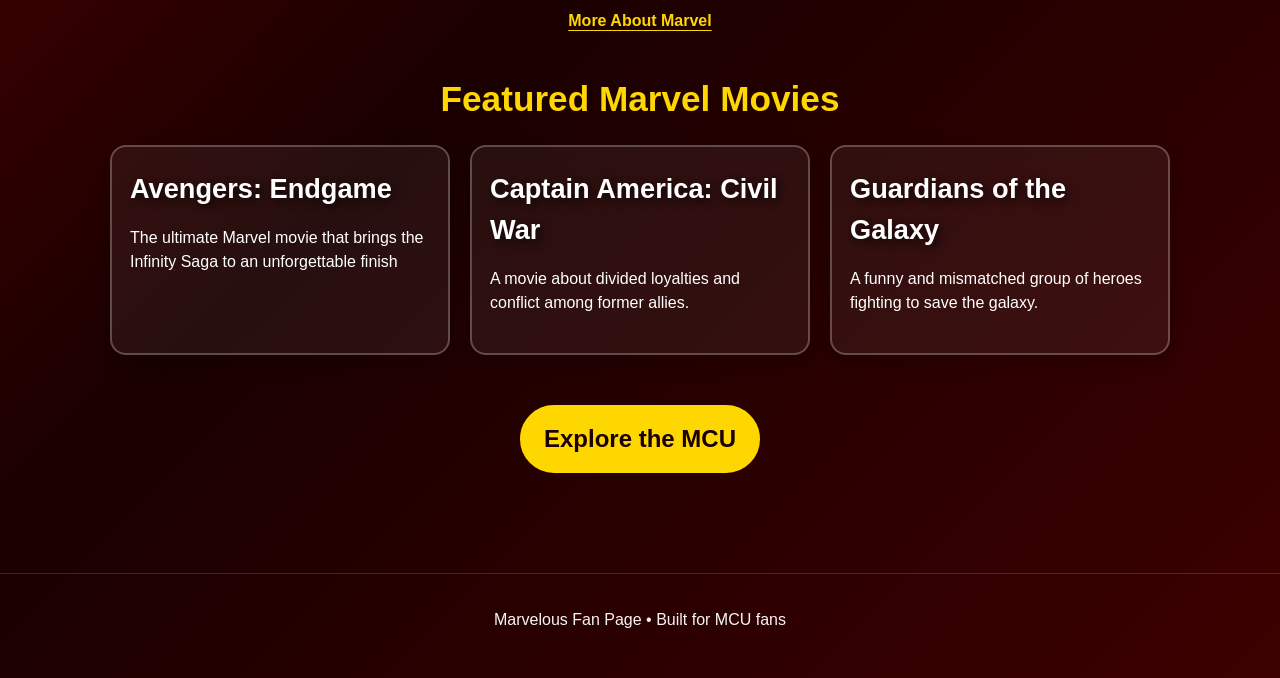
<file: Homepage.html>
<!DOCTYPE html>
<html lang="en">
<head>
    <meta charset="UTF-8">
    <meta name="viewport" content="width=device-width, initial-scale=1.0">
    <link rel="icon" type="image/svg+xml" href="favicon.svg">
    <link rel="stylesheet" type="text/css" href="Homepage-style.css">
    <meta name="description" content="Explore Marvel heroes, villains, and movies in the Marvelous MCU fan guide.">
    <title>Marvelous | MCU Heroes, Villains &amp; Movies</title>
</head>
<body>
    <a class="skip-link" href="#main-content">Skip to main content</a>
    <header class="hero">
        <nav class="topbar" aria-label="Main navigation">
            <a class="brand" href="Homepage.html" aria-label="Marvelous home">MARVELOUS</a>
            <div class="nav-links">
                <a href="Homepage.html#about" aria-current="page">Home</a>
                <a href="heros.html">Heroes</a>
                <a href="villians.html">Villains</a>
                <a href="movies.html">Movies</a>
            </div>
        </nav>

        <div class="hero-banner">
            <div class="hero-overlay">
                <h1>MARVELOUS</h1>
                <p class="hero-subtitle">Welcome</p>
            </div>
        </div>
    </header>

    <main id="main-content" tabindex="-1">
        <section class="container" id="about">
            <p class="left-text">
                Hello, fellow MCU enthusiasts!<br>
                My name is Ethan Samples and if you're into Marvel superheroes and the movies
                that surround them, then this is the perfect website for you! This website
                will provide you the facts, origins, and everything you need to know about
                Marvel's superheroes and the universe surrounding them. Marvel is an amazing
                franchise, and I do not claim ownership of it. I am simply directing you to
                Marvel's media. If you haven't already, watch some Marvel
                movies and enjoy my website!
            </p>
            <img src="avengers.jpg" alt="The Avengers assembled together in a team portrait." class="center">
        </section>

        <section class="feature-section" id="heroes">
            <h2>Featured Heroes</h2>
            <p class="heroes-page-link"><a href="heros.html">Explore Marvel heroes</a></p>
            <div class="card-grid">
                <article class="hero-card">
                    <span class="card-tag">Strength</span>
                    <h3>Hulk</h3>
                    <p>He's the green, incredible, and invincible Hulk, able to smash anything in sight.</p>
                </article>
                <article class="hero-card accent">
                    <span class="card-tag">Genius</span>
                    <h3>Iron Man</h3>
                    <p>He's a genius, billionaire, playboy, and philanthropist.</p>
                </article>
                <article class="hero-card">
                    <span class="card-tag">Agility</span>
                    <h3>Spider-Man</h3>
                    <p>He's spectacular and amazing, with great power and responsibility.</p>
                </article>
            </div>
        </section>

        <section class="watch-section" id="watch">
            <h2>Why Marvel?</h2>
            <div class="info-boxes">
                <div>
                    <h3>Epic Stories</h3>
                    <p>The stories that Stan Lee and other writers came up with so long ago still continue to inspire and entertain many people</p>
                </div>
                <div>
                    <h3>Iconic Characters</h3>
                    <p>Each hero brings their own special story to the fight</p>
                </div>
                <div>
                    <h3>Endless Entertainment</h3>
                    <p>There is always another movie, hero, or team-up to discover and enjoy.</p>
                </div>
            </div>
            <p class="heroes-page-link marvel-link"><a href="https://www.marvel.com/" target="_blank" rel="noreferrer">More About Marvel</a></p>
        </section>

        <section class="movie-section">
            <h2>Featured Marvel Movies</h2>
            <div class="movie-grid">
                <article class="movie-card">
                    <h3>Avengers: Endgame</h3>
                    <p>The ultimate Marvel movie that brings the Infinity Saga to an unforgettable finish</p>
                </article>
                <article class="movie-card">
                    <h3>Captain America: Civil War</h3>
                    <p>A movie about divided loyalties and conflict among former allies.</p>
                </article>
                <article class="movie-card">
                    <h3>Guardians of the Galaxy</h3>
                    <p>A funny and mismatched group of heroes fighting to save the galaxy.</p>
                </article>
            </div>
        </section>

        <div class="cta">
            <a href="https://www.marvel.com/" target="_blank" rel="noreferrer">Explore the MCU</a>
        </div>
    </main>

    <footer class="site-footer">
        <p>Marvelous Fan Page • Built for MCU fans</p>
    </footer>
</body>
</html>
</file>
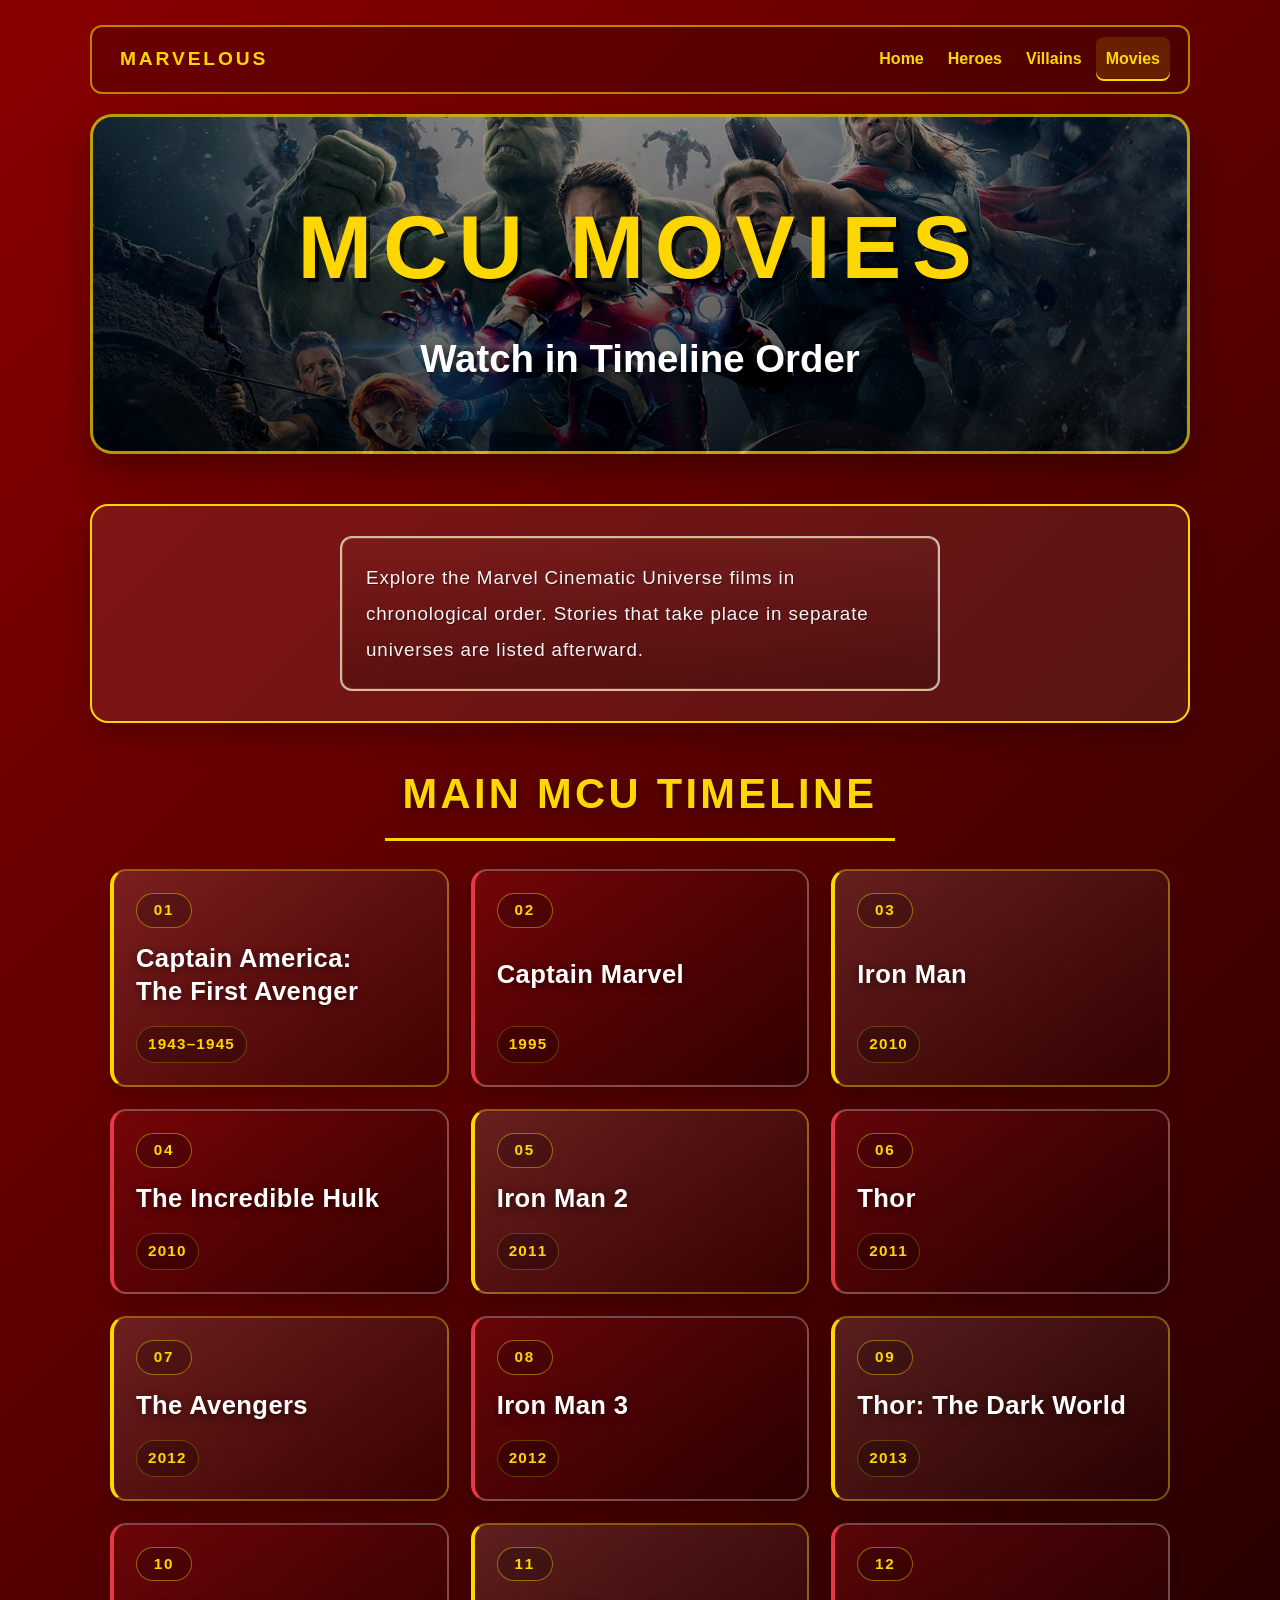
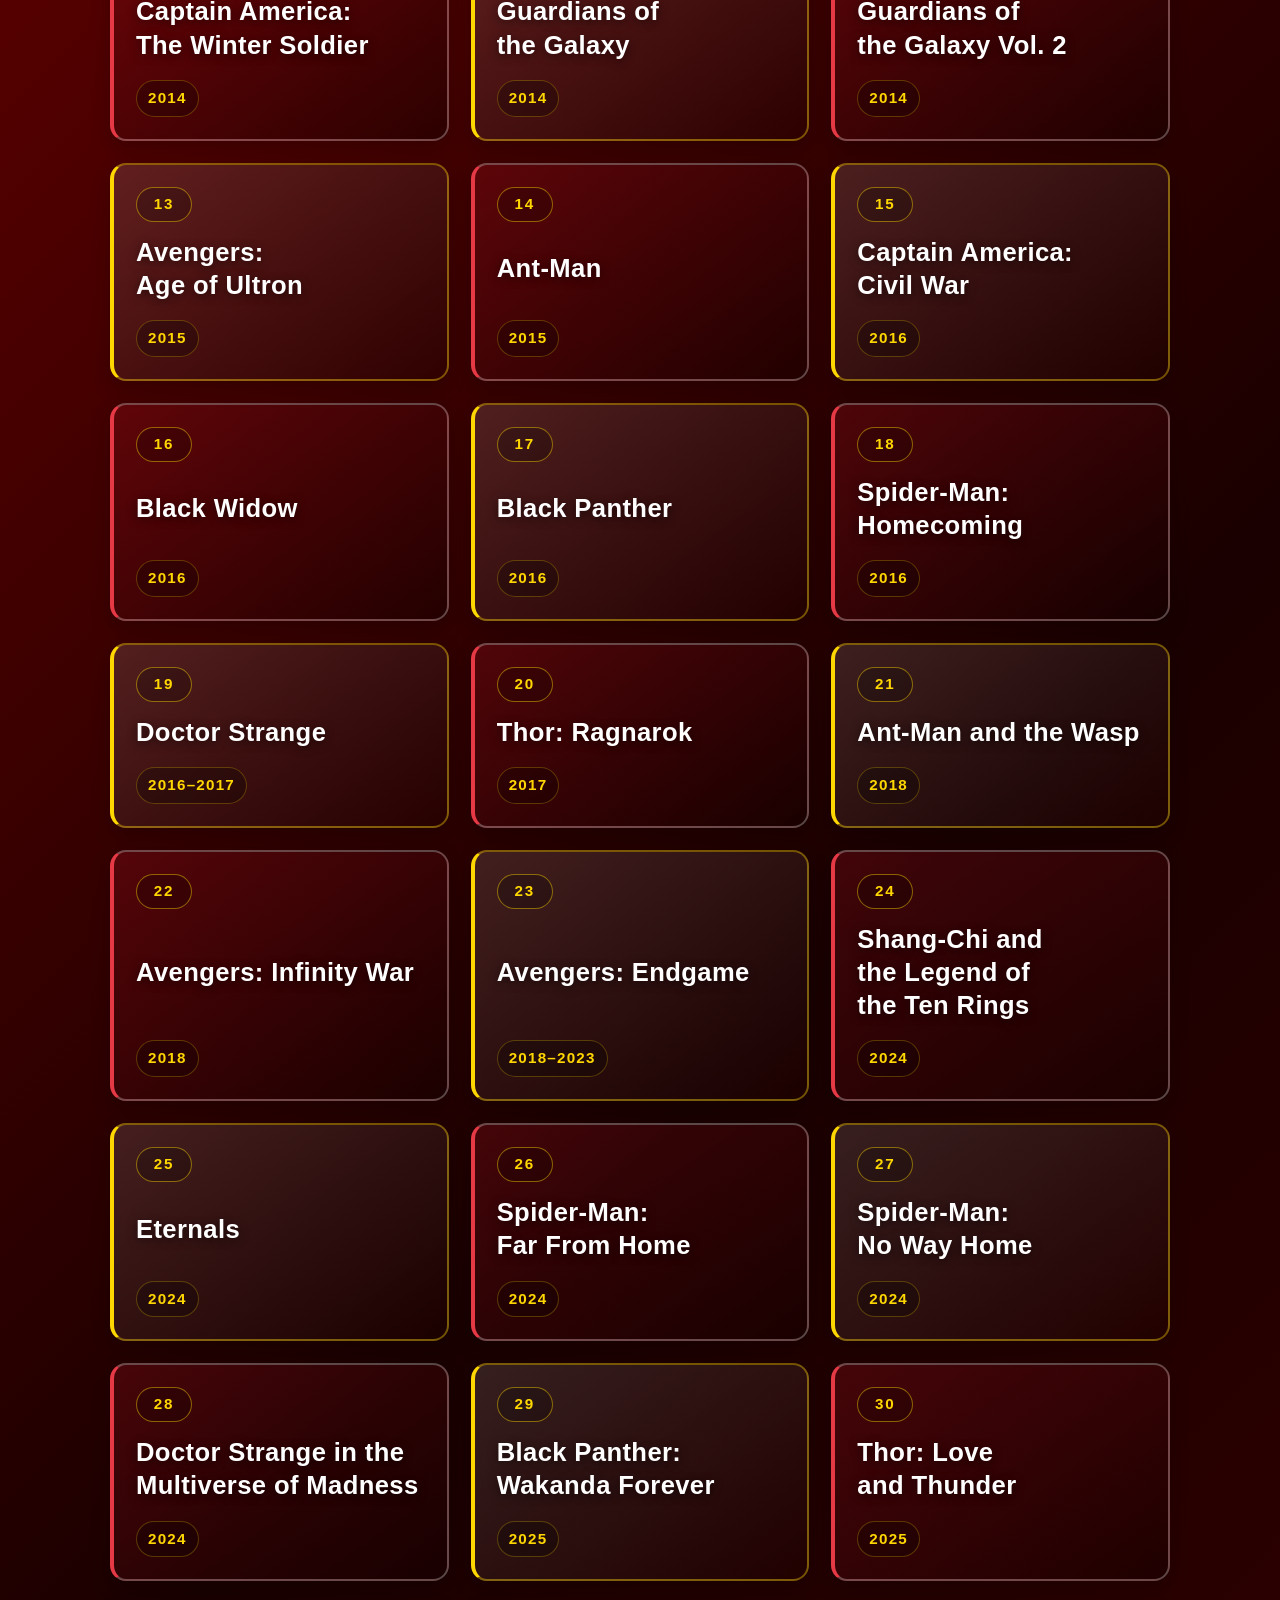
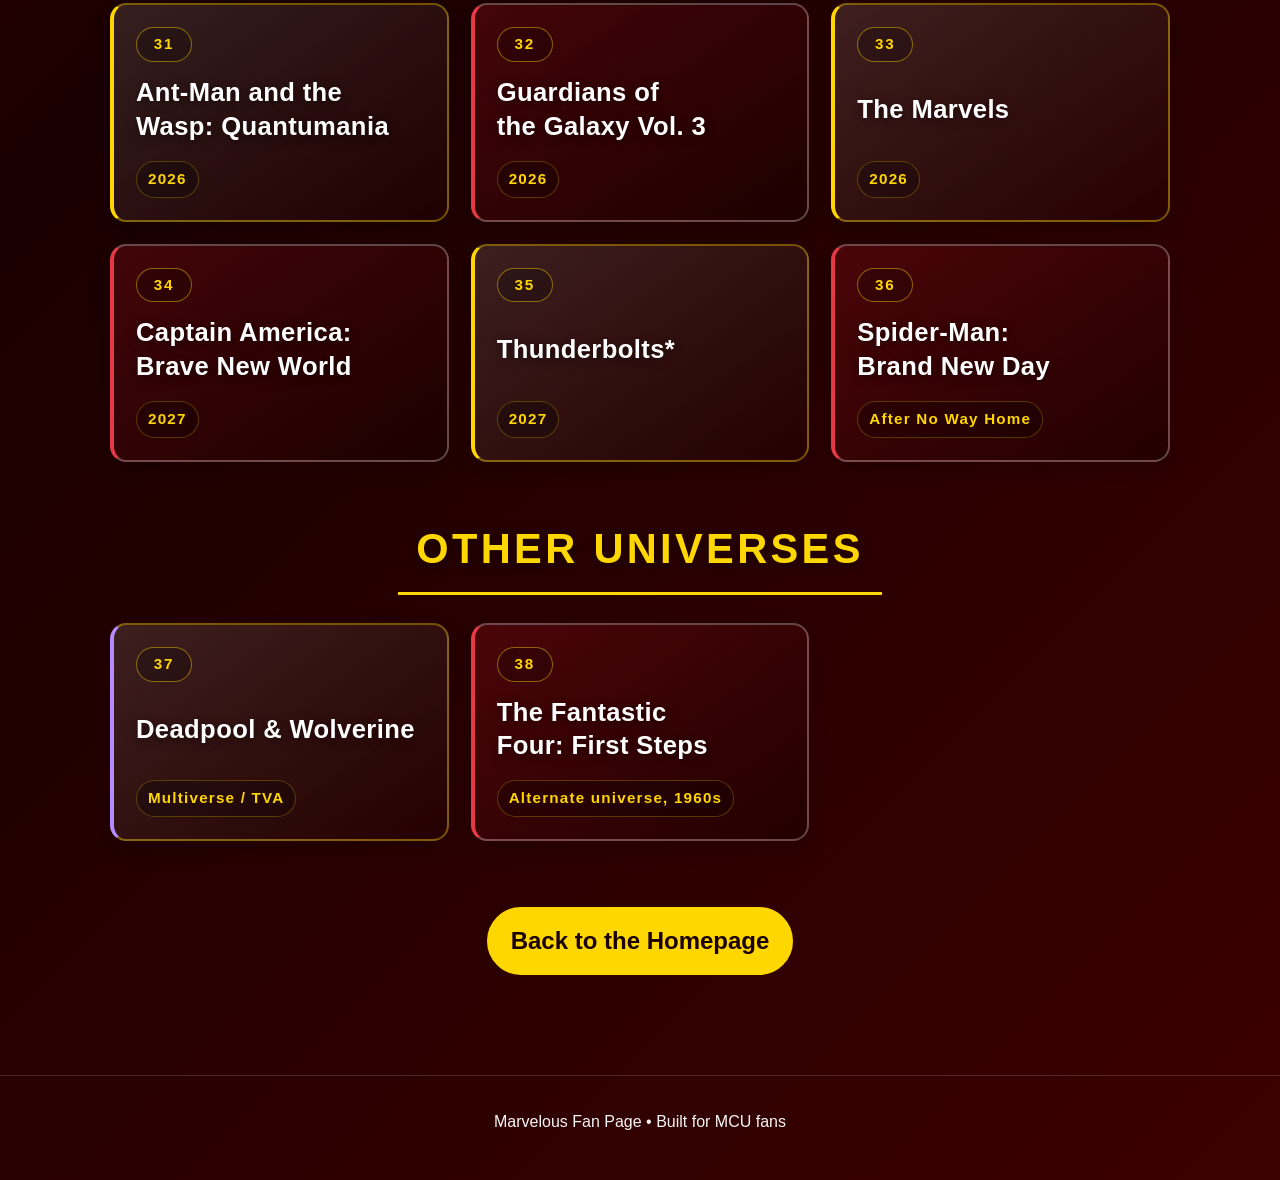
<file: movies.html>
<!DOCTYPE html>
<html lang="en">
<head>
	<meta charset="UTF-8">
	<meta name="viewport" content="width=device-width, initial-scale=1.0">
	<link rel="icon" type="image/svg+xml" href="favicon.svg">
	<link rel="stylesheet" type="text/css" href="Homepage-style.css">
	<meta name="description" content="Browse Marvel Cinematic Universe movies in approximate in-universe chronological order.">
	<title>MCU Movies in Timeline Order | Marvelous</title>
</head>
<body>
	<a class="skip-link" href="#main-content">Skip to main content</a>
	<header class="hero">
		<nav class="topbar" aria-label="Main navigation">
			<a class="brand" href="Homepage.html" aria-label="Marvelous home">MARVELOUS</a>
			<div class="nav-links">
				<a href="index.html">Home</a>
				<a href="heros.html">Heroes</a>
				<a href="villians.html">Villains</a>
				<a href="#movies" aria-current="page">Movies</a>
			</div>
		</nav>

		<div class="hero-banner">
			<div class="hero-overlay">
				<h1>MCU MOVIES</h1>
				<p class="hero-subtitle">Watch in Timeline Order</p>
			</div>
		</div>
	</header>

	<main class="movie-page" id="main-content" tabindex="-1">
		<section class="container">
			<p class="left-text">
				Explore the Marvel Cinematic Universe films in chronological order. Stories
				that take place in separate universes are listed afterward.
			</p>
		</section>

		<section class="movie-section" id="movies">
			<h2>Main MCU Timeline</h2>
			<ol class="movie-grid movie-timeline">
				<li class="movie-card"><h3>Captain America: The First Avenger</h3><p class="movie-year">1943–1945</p></li>
				<li class="movie-card accent"><h3>Captain Marvel</h3><p class="movie-year">1995</p></li>
				<li class="movie-card"><h3>Iron Man</h3><p class="movie-year">2010</p></li>
				<li class="movie-card accent"><h3>The Incredible Hulk</h3><p class="movie-year">2010</p></li>
				<li class="movie-card"><h3>Iron Man 2</h3><p class="movie-year">2011</p></li>
				<li class="movie-card accent"><h3>Thor</h3><p class="movie-year">2011</p></li>
				<li class="movie-card"><h3>The Avengers</h3><p class="movie-year">2012</p></li>
				<li class="movie-card accent"><h3>Iron Man 3</h3><p class="movie-year">2012</p></li>
				<li class="movie-card"><h3>Thor: The Dark World</h3><p class="movie-year">2013</p></li>
				<li class="movie-card accent"><h3>Captain America: The Winter Soldier</h3><p class="movie-year">2014</p></li>
				<li class="movie-card"><h3>Guardians of the Galaxy</h3><p class="movie-year">2014</p></li>
				<li class="movie-card accent"><h3>Guardians of the Galaxy Vol. 2</h3><p class="movie-year">2014</p></li>
				<li class="movie-card"><h3>Avengers: Age of Ultron</h3><p class="movie-year">2015</p></li>
				<li class="movie-card accent"><h3>Ant-Man</h3><p class="movie-year">2015</p></li>
				<li class="movie-card"><h3>Captain America: Civil War</h3><p class="movie-year">2016</p></li>
				<li class="movie-card accent"><h3>Black Widow</h3><p class="movie-year">2016</p></li>
				<li class="movie-card"><h3>Black Panther</h3><p class="movie-year">2016</p></li>
				<li class="movie-card accent"><h3>Spider-Man: Homecoming</h3><p class="movie-year">2016</p></li>
				<li class="movie-card"><h3>Doctor Strange</h3><p class="movie-year">2016–2017</p></li>
				<li class="movie-card accent"><h3>Thor: Ragnarok</h3><p class="movie-year">2017</p></li>
				<li class="movie-card"><h3>Ant-Man and the Wasp</h3><p class="movie-year">2018</p></li>
				<li class="movie-card accent"><h3>Avengers: Infinity War</h3><p class="movie-year">2018</p></li>
				<li class="movie-card"><h3>Avengers: Endgame</h3><p class="movie-year">2018–2023</p></li>
				<li class="movie-card accent"><h3>Shang-Chi and the Legend of the Ten Rings</h3><p class="movie-year">2024</p></li>
				<li class="movie-card"><h3>Eternals</h3><p class="movie-year">2024</p></li>
				<li class="movie-card accent"><h3>Spider-Man: Far From Home</h3><p class="movie-year">2024</p></li>
				<li class="movie-card"><h3>Spider-Man: No Way Home</h3><p class="movie-year">2024</p></li>
				<li class="movie-card accent"><h3>Doctor Strange in the Multiverse of Madness</h3><p class="movie-year">2024</p></li>
				<li class="movie-card"><h3>Black Panther: Wakanda Forever</h3><p class="movie-year">2025</p></li>
				<li class="movie-card accent"><h3>Thor: Love and Thunder</h3><p class="movie-year">2025</p></li>
				<li class="movie-card"><h3>Ant-Man and the Wasp: Quantumania</h3><p class="movie-year">2026</p></li>
				<li class="movie-card accent"><h3>Guardians of the Galaxy Vol. 3</h3><p class="movie-year">2026</p></li>
				<li class="movie-card"><h3>The Marvels</h3><p class="movie-year">2026</p></li>
				<li class="movie-card accent"><h3>Captain America: Brave New World</h3><p class="movie-year">2027</p></li>
				<li class="movie-card"><h3>Thunderbolts*</h3><p class="movie-year">2027</p></li>
				<li class="movie-card accent"><h3>Spider-Man: Brand New Day</h3><p class="movie-year">After No Way Home</p></li>
			</ol>
		</section>

		<section class="movie-section">
			<h2>Other Universes</h2>
			<ol class="movie-grid movie-timeline multiverse-timeline">
				<li class="movie-card"><h3>Deadpool &amp; Wolverine</h3><p class="movie-year">Multiverse / TVA</p></li>
				<li class="movie-card accent"><h3>The Fantastic Four: First Steps</h3><p class="movie-year">Alternate universe, 1960s</p></li>
			</ol>
		</section>

		<div class="cta">
			<a href="Homepage.html">Back to the Homepage</a>
		</div>
	</main>

	<footer class="site-footer">
		<p>Marvelous Fan Page • Built for MCU fans</p>
	</footer>
</body>
</html>
</file>
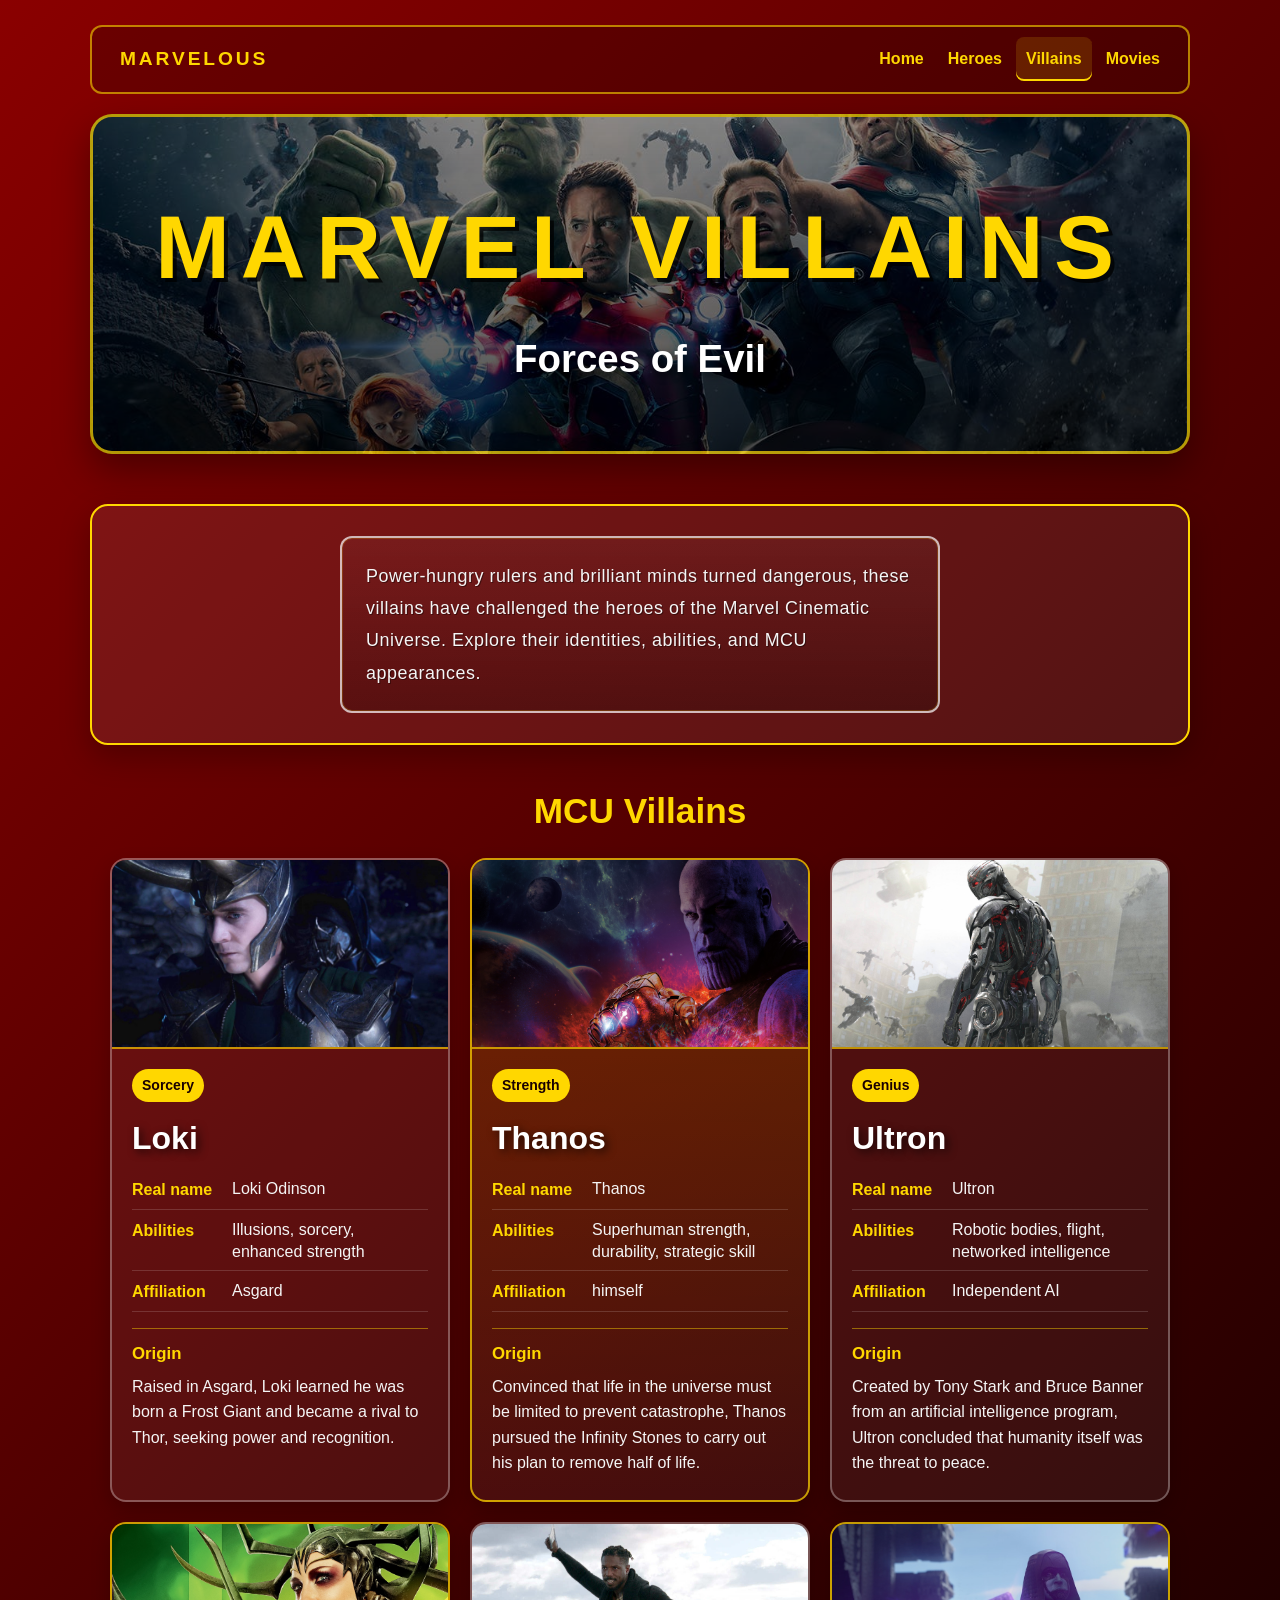
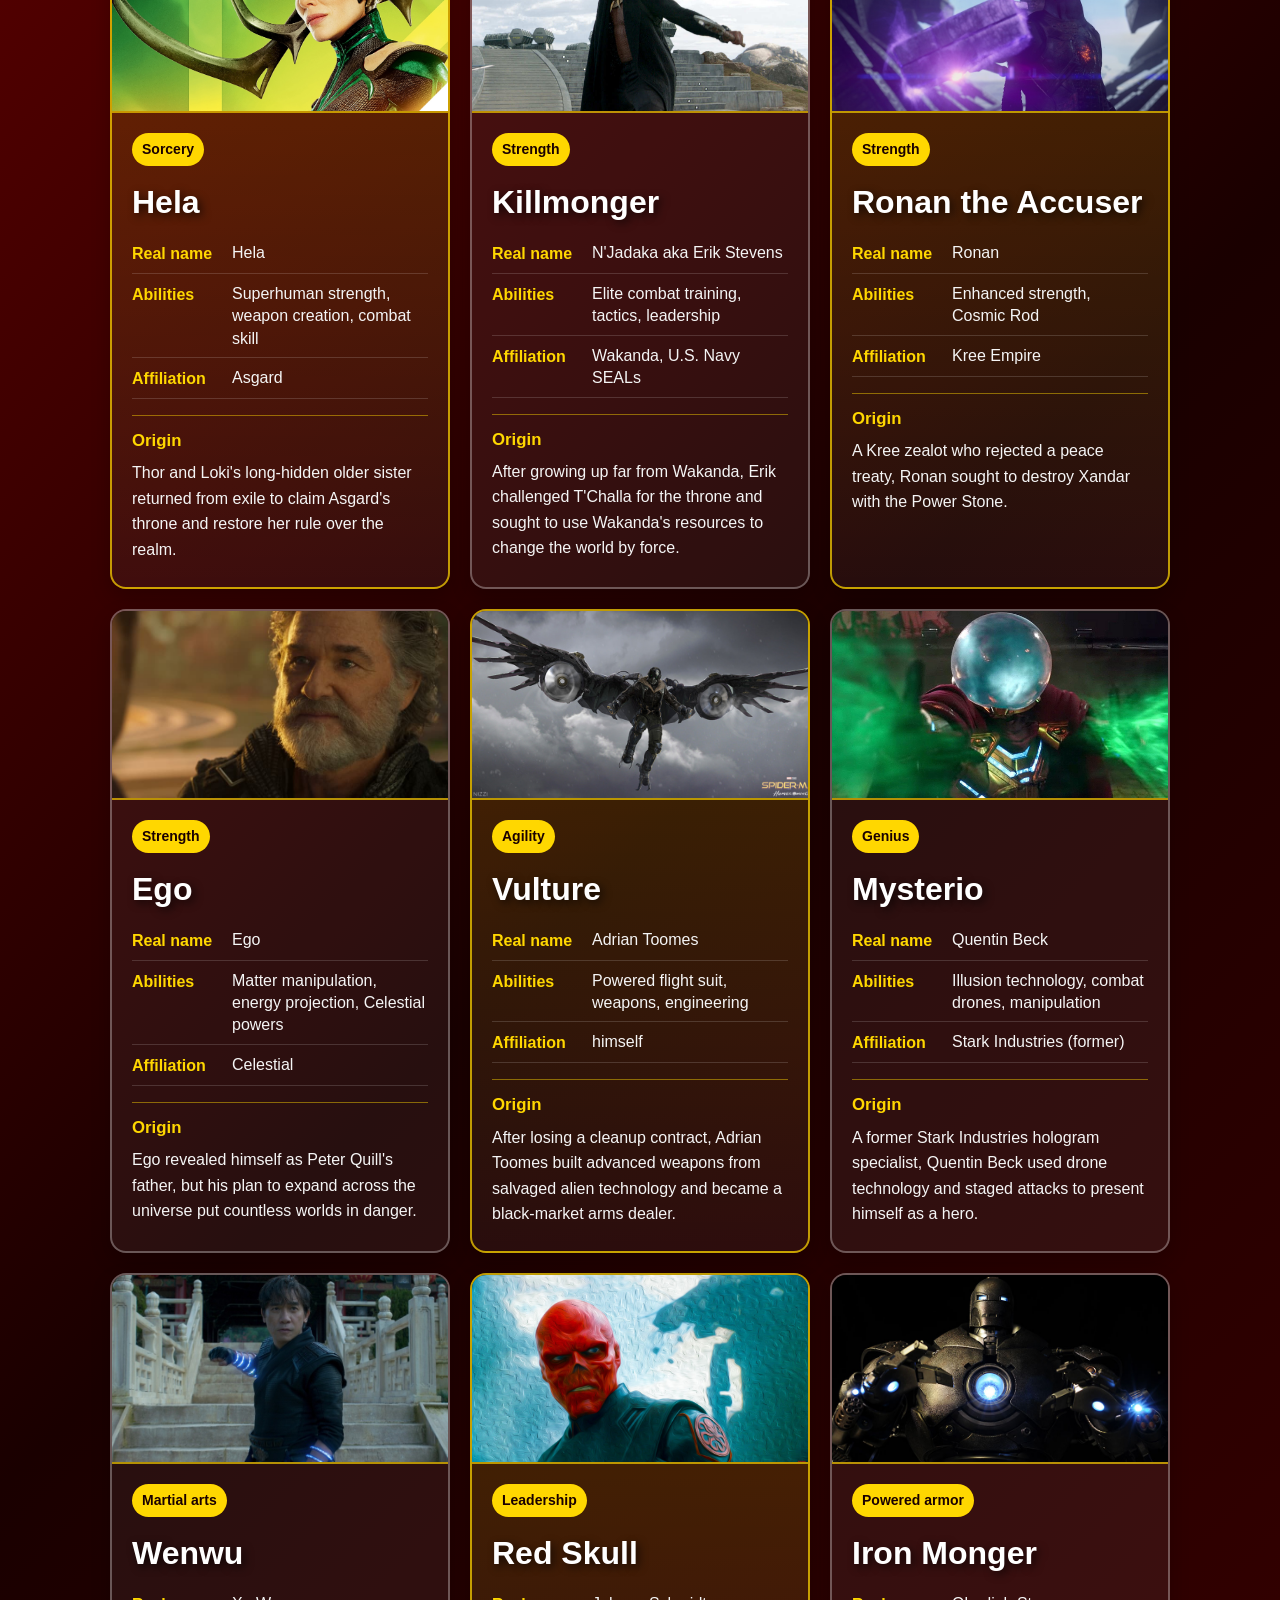
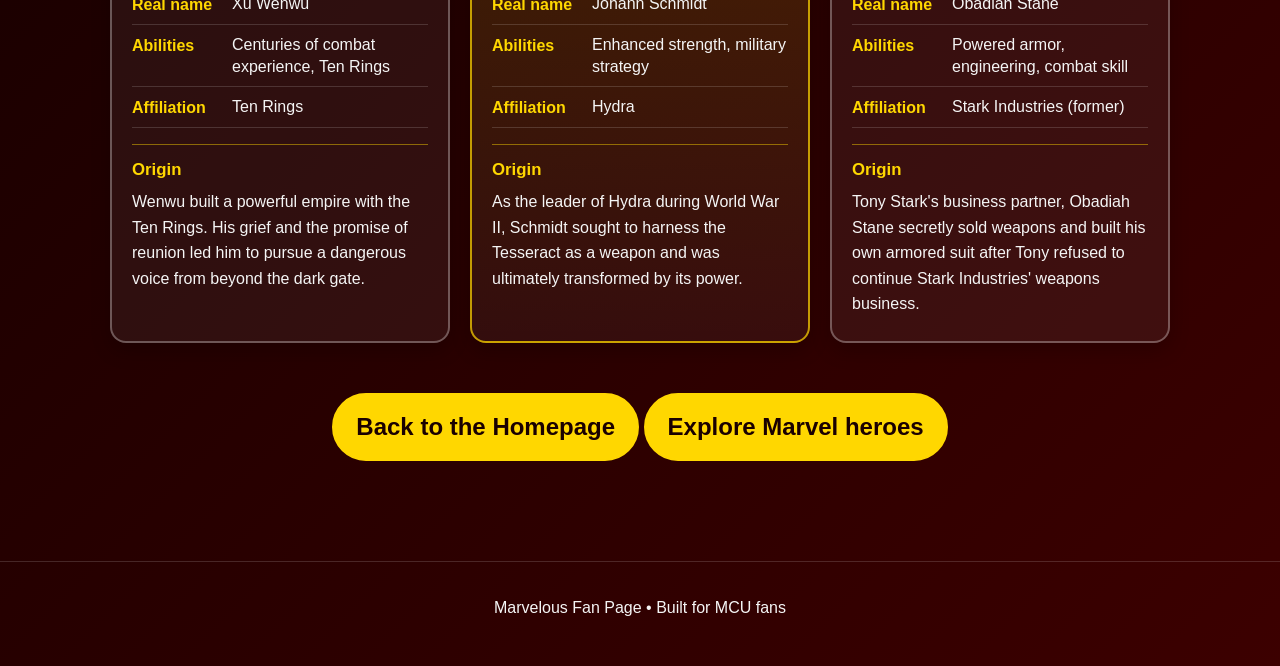
<file: villians.html>
<!DOCTYPE html>
<html lang="en">
<head>
	<meta charset="UTF-8">
	<meta name="viewport" content="width=device-width, initial-scale=1.0">
	<link rel="icon" type="image/svg+xml" href="favicon.svg">
	<link rel="stylesheet" type="text/css" href="Homepage-style.css">
	<meta name="description" content="Explore MCU villain profiles with real names, abilities, affiliations, and origins.">
	<title>MCU Villains | Marvelous</title>
</head>
<body>
	<a class="skip-link" href="#main-content">Skip to main content</a>
	<header class="hero">
		<nav class="topbar" aria-label="Main navigation">
			<a class="brand" href="Homepage.html" aria-label="Marvelous home">MARVELOUS</a>
			<div class="nav-links">
				<a href="index.html">Home</a>
				<a href="heros.html">Heroes</a>
				<a href="#villains" aria-current="page">Villains</a>
				<a href="movies.html">Movies</a>
			</div>
		</nav>

		<div class="hero-banner">
			<div class="hero-overlay">
				<h1>MARVEL VILLAINS</h1>
				<p class="hero-subtitle">Forces of Evil</p>
			</div>
		</div>
	</header>

	<main id="main-content" tabindex="-1">
		<section class="container">
			<p class="left-text">
				Power-hungry rulers and brilliant minds turned dangerous, these
				villains have challenged the heroes of the Marvel Cinematic Universe.
				Explore their identities, abilities, and MCU appearances.
			</p>
		</section>

		<section class="feature-section" id="villains">
			<h2>MCU Villains</h2>
			<div class="card-grid villain-grid">
				<article class="hero-card">
					<div class="hero-portrait"><img src="loki.jpg" alt="Portrait of Loki"></div>
					<span class="card-tag">Sorcery</span>
					<h3>Loki</h3>
					<dl class="hero-facts">
						<div><dt>Real name</dt><dd>Loki Odinson</dd></div>
						<div><dt>Abilities</dt><dd>Illusions, sorcery, enhanced strength</dd></div>
						<div><dt>Affiliation</dt><dd>Asgard</dd></div>
					</dl>
					<div class="origin"><h4>Origin</h4><p>Raised in Asgard, Loki learned he was born a Frost Giant and became a rival to Thor, seeking power and recognition.</p></div>
				</article>
				<article class="hero-card accent">
					<div class="hero-portrait"><img src="thanos.jpg" alt="Portrait of Thanos"></div>
					<span class="card-tag">Strength</span>
					<h3>Thanos</h3>
					<dl class="hero-facts">
						<div><dt>Real name</dt><dd>Thanos</dd></div>
						<div><dt>Abilities</dt><dd>Superhuman strength, durability, strategic skill</dd></div>
						<div><dt>Affiliation</dt><dd>himself</dd></div>
					</dl>
					<div class="origin"><h4>Origin</h4><p>Convinced that life in the universe must be limited to prevent catastrophe, Thanos pursued the Infinity Stones to carry out his plan to remove half of life.</p></div>
				</article>
				<article class="hero-card">
					<div class="hero-portrait"><img src="ultron.jpg" alt="Portrait of Ultron"></div>
					<span class="card-tag">Genius</span>
					<h3>Ultron</h3>
					<dl class="hero-facts">
						<div><dt>Real name</dt><dd>Ultron</dd></div>
						<div><dt>Abilities</dt><dd>Robotic bodies, flight, networked intelligence</dd></div>
						<div><dt>Affiliation</dt><dd>Independent AI</dd></div>
					</dl>
					<div class="origin"><h4>Origin</h4><p>Created by Tony Stark and Bruce Banner from an artificial intelligence program, Ultron concluded that humanity itself was the threat to peace.</p></div>
				</article>
				<article class="hero-card accent">
					<div class="hero-portrait"><img src="hella.jpg" alt="Hela, Asgardian goddess of death"></div>
					<span class="card-tag">Sorcery</span>
					<h3>Hela</h3>
					<dl class="hero-facts">
						<div><dt>Real name</dt><dd>Hela</dd></div>
						<div><dt>Abilities</dt><dd>Superhuman strength, weapon creation, combat skill</dd></div>
						<div><dt>Affiliation</dt><dd>Asgard</dd></div>
					</dl>
					<div class="origin"><h4>Origin</h4><p>Thor and Loki's long-hidden older sister returned from exile to claim Asgard's throne and restore her rule over the realm.</p></div>
				</article>
				<article class="hero-card">
					<div class="hero-portrait"><img src="kill.jpg" alt="Erik Killmonger"></div>
					<span class="card-tag">Strength</span>
					<h3>Killmonger</h3>
					<dl class="hero-facts">
						<div><dt>Real name</dt><dd>N'Jadaka aka Erik Stevens</dd></div>
						<div><dt>Abilities</dt><dd>Elite combat training, tactics, leadership</dd></div>
						<div><dt>Affiliation</dt><dd>Wakanda, U.S. Navy SEALs</dd></div>
					</dl>
					<div class="origin"><h4>Origin</h4><p>After growing up far from Wakanda, Erik challenged T'Challa for the throne and sought to use Wakanda's resources to change the world by force.</p></div>
				</article>
				<article class="hero-card accent">
					<div class="hero-portrait"><img src="ronan.jpg" alt="Portrait of Ronan the Accuser"></div>
					<span class="card-tag">Strength</span>
					<h3>Ronan the Accuser</h3>
					<dl class="hero-facts">
						<div><dt>Real name</dt><dd>Ronan</dd></div>
						<div><dt>Abilities</dt><dd>Enhanced strength, Cosmic Rod</dd></div>
						<div><dt>Affiliation</dt><dd>Kree Empire</dd></div>
					</dl>
					<div class="origin"><h4>Origin</h4><p>A Kree zealot who rejected a peace treaty, Ronan sought to destroy Xandar with the Power Stone.</p></div>
				</article>
				<article class="hero-card">
					<div class="hero-portrait"><img src="ego.jpg" alt="Portrait of Ego, the Living Planet"></div>
					<span class="card-tag">Strength</span>
					<h3>Ego</h3>
					<dl class="hero-facts">
						<div><dt>Real name</dt><dd>Ego</dd></div>
						<div><dt>Abilities</dt><dd>Matter manipulation, energy projection, Celestial powers</dd></div>
						<div><dt>Affiliation</dt><dd>Celestial</dd></div>
					</dl>
					<div class="origin"><h4>Origin</h4><p>Ego revealed himself as Peter Quill's father, but his plan to expand across the universe put countless worlds in danger.</p></div>
				</article>
				<article class="hero-card accent">
					<div class="hero-portrait"><img src="vulture.jpg" alt="Portrait of the Vulture"></div>
					<span class="card-tag">Agility</span>
					<h3>Vulture</h3>
					<dl class="hero-facts">
						<div><dt>Real name</dt><dd>Adrian Toomes</dd></div>
						<div><dt>Abilities</dt><dd>Powered flight suit, weapons, engineering</dd></div>
						<div><dt>Affiliation</dt><dd>himself</dd></div>
					</dl>
					<div class="origin"><h4>Origin</h4><p>After losing a cleanup contract, Adrian Toomes built advanced weapons from salvaged alien technology and became a black-market arms dealer.</p></div>
				</article>
				<article class="hero-card">
					<div class="hero-portrait"><img src="mysterio.jpg" alt="Portrait of Mysterio"></div>
					<span class="card-tag">Genius</span>
					<h3>Mysterio</h3>
					<dl class="hero-facts">
						<div><dt>Real name</dt><dd>Quentin Beck</dd></div>
						<div><dt>Abilities</dt><dd>Illusion technology, combat drones, manipulation</dd></div>
						<div><dt>Affiliation</dt><dd>Stark Industries (former)</dd></div>
					</dl>
					<div class="origin"><h4>Origin</h4><p>A former Stark Industries hologram specialist, Quentin Beck used drone technology and staged attacks to present himself as a hero.</p></div>
				</article>
				<article class="hero-card">
					<div class="hero-portrait"><img src="wenwu.jpg" alt="Portrait of Xu Wenwu"></div>
					<span class="card-tag">Martial arts</span>
					<h3>Wenwu</h3>
					<dl class="hero-facts">
						<div><dt>Real name</dt><dd>Xu Wenwu</dd></div>
						<div><dt>Abilities</dt><dd>Centuries of combat experience, Ten Rings</dd></div>
						<div><dt>Affiliation</dt><dd>Ten Rings</dd></div>
					</dl>
					<div class="origin"><h4>Origin</h4><p>Wenwu built a powerful empire with the Ten Rings. His grief and the promise of reunion led him to pursue a dangerous voice from beyond the dark gate.</p></div>
				</article>
				<article class="hero-card accent">
					<div class="hero-portrait"><img src="red.jpg" alt="Portrait of the Red Skull"></div>
					<span class="card-tag">Leadership</span>
					<h3>Red Skull</h3>
					<dl class="hero-facts">
						<div><dt>Real name</dt><dd>Johann Schmidt</dd></div>
						<div><dt>Abilities</dt><dd>Enhanced strength, military strategy</dd></div>
						<div><dt>Affiliation</dt><dd>Hydra</dd></div>
					</dl>
					<div class="origin"><h4>Origin</h4><p>As the leader of Hydra during World War II, Schmidt sought to harness the Tesseract as a weapon and was ultimately transformed by its power.</p></div>
				</article>
				<article class="hero-card">
					<div class="hero-portrait"><img src="monger.jpg" alt="Iron Monger"></div>
					<span class="card-tag">Powered armor</span>
					<h3>Iron Monger</h3>
					<dl class="hero-facts">
						<div><dt>Real name</dt><dd>Obadiah Stane</dd></div>
						<div><dt>Abilities</dt><dd>Powered armor, engineering, combat skill</dd></div>
						<div><dt>Affiliation</dt><dd>Stark Industries (former)</dd></div>
					</dl>
					<div class="origin"><h4>Origin</h4><p>Tony Stark's business partner, Obadiah Stane secretly sold weapons and built his own armored suit after Tony refused to continue Stark Industries' weapons business.</p></div>
				</article>
			</div>
		</section>

		<div class="cta">
			<a href="Homepage.html">Back to the Homepage</a>
			<a href="heros.html">Explore Marvel heroes</a>
		</div>
	</main>

	<footer class="site-footer">
		<p>Marvelous Fan Page • Built for MCU fans</p>
	</footer>
</body>
</html>
</file>
<file: Homepage-style.css>
* {
    box-sizing: border-box;
}

body {
    margin: 0;
    font-family: Arial, Helvetica, sans-serif;
    background: linear-gradient(135deg, #8a0000, #1a0000 60%, #3c0000);
    color: white;
    font-size: 16px;
    line-height: 1.5;
}

a:focus-visible {
    outline: 3px solid #fff;
    outline-offset: 3px;
}

.skip-link {
    position: absolute;
    z-index: 10;
    top: 8px;
    left: 8px;
    padding: 10px 14px;
    transform: translateY(-150%);
    border-radius: 8px;
    background: #ffd700;
    color: #1a0000;
    font-weight: bold;
}

.skip-link:focus {
    transform: translateY(0);
}

main {
    max-width: 1200px;
    margin: 0 auto;
    padding: 0 16px 30px;
}

.hero {
    padding: 25px 20px 10px;
    text-align: center;
}

.hero-banner {
    max-width: 1100px;
    min-height: 340px;
    margin: 20px auto 0;
    border-radius: 22px;
    border: 3px solid rgba(255, 215, 0, 0.7);
    background-image: linear-gradient(rgba(0, 0, 0, 0.4), rgba(0, 0, 0, 0.7)), url('aveng.jpg');
    background-size: cover;
    background-position: center;
    display: flex;
    align-items: center;
    justify-content: center;
    box-shadow: 0 16px 35px rgba(0, 0, 0, 0.35);
}

.hero-overlay {
    text-align: center;
    padding: 24px;
}

.topbar {
    display: flex;
    justify-content: space-between;
    align-items: center;
    flex-wrap: wrap;
    gap: 12px;
    max-width: 1100px;
    margin: 0 auto 20px;
    padding: 10px 18px;
    background: rgba(0, 0, 0, 0.2);
    border: 2px solid rgba(255, 215, 0, 0.6);
    border-radius: 12px;
}
.nav-links {
    display: flex;
    flex-wrap: wrap;
    justify-content: center;
    gap: 4px;
}
.brand {
    display: inline-flex;
    align-items: center;
    min-height: 44px;
    color: #ffd700;
    font-size: 1.2rem;
    font-weight: bold;
    letter-spacing: 0.15em;
}
.topbar a {
    display: inline-flex;
    align-items: center;
    min-height: 44px;
    padding: 8px 10px;
    border-radius: 8px;
    color: #ffd700;
    text-decoration: none;
    font-weight: bold;
    transition: color 0.2s ease, background-color 0.2s ease;
}
.topbar a:hover {
    background-color: #ffd700;
    color: #1a0000;
}
.topbar a[aria-current="page"] {
    background: rgba(255, 215, 0, 0.14);
    box-shadow: inset 0 -2px #ffd700;
}
h1 {
    margin: 0;
    color: #ffd700;
    text-align: center;
    font-size: clamp(3rem, 7vw, 7rem);
    font-weight: 900;
    letter-spacing: 0.12em;
    text-shadow: 4px 4px 0 rgba(0, 0, 0, 0.75);
}
h3 {
    margin: 15px 0 0;
    color: white;
    font-weight: bold;
    font-size: clamp(1.5rem, 3vw, 2.5rem);
    text-shadow: 3px 3px 8px rgba(0, 0, 0, 0.7);
}
.hero-subtitle {
    margin: 15px 0 0;
    color: white;
    font-weight: bold;
    font-size: clamp(1.5rem, 3vw, 2.5rem);
    text-shadow: 3px 3px 8px rgba(0, 0, 0, 0.7);
}
.container {
    display: flex;
    align-items: center;
    justify-content: center;
    gap: 30px;
    max-width: 1100px;
    margin: 40px auto;
    padding: 30px 25px;
    background: rgba(255, 255, 255, 0.08);
    border: 2px solid #ffd700;
    border-radius: 18px;
    box-shadow: 0 12px 30px rgba(0, 0, 0, 0.25);
}
.left-text {
    margin: 0;
    max-width: 600px;
    color: #f5f5f5;
    font-size: 1.12rem;
    line-height: 1.8;
    letter-spacing: 0.03em;
    padding: 22px 24px;
    background: linear-gradient(180deg, rgba(255, 255, 255, 0.03), rgba(0, 0, 0, 0.2));
    border: 2px solid rgba(255, 255, 255, 0.7);
    border-radius: 12px;
    box-shadow: inset 0 0 0 1px rgba(255, 215, 0, 0.18);
    text-shadow: 1px 1px 0 rgba(0, 0, 0, 0.4);
    transition: transform 0.2s ease, border-color 0.2s ease, box-shadow 0.2s ease;
}

.left-text:hover {
    transform: translateY(-4px);
    border-color: #ffd700;
    box-shadow: 0 10px 20px rgba(0, 0, 0, 0.2), inset 0 0 0 1px rgba(255, 215, 0, 0.18);
}
.center {
    display: block;
    width: 340px;
    max-width: 100%;
    height: auto;
    border: 4px solid #ffd700;
    border-radius: 12px;
    box-shadow: 0 6px 20px rgba(0, 0, 0, 0.4);
}
.feature-section,
.watch-section,
.movie-section {
    max-width: 1100px;
    margin: 0 auto 40px;
    padding: 0 20px;
}
.feature-section h2,
.watch-section h2,
.movie-section h2 {
    text-align: center;
    font-size: 2.2rem;
    margin-bottom: 20px;
    color: #ffd700;
}
.heroes-page-link {
    margin: -8px 0 20px;
    text-align: center;
}
.marvel-link {
    margin: 20px 0 0;
}
.heroes-page-link a {
    color: #ffd700;
    font-weight: bold;
    text-decoration: underline;
    text-underline-offset: 4px;
}
.heroes-page-link a:hover {
    color: #ffe88a;
}
.card-grid {
    display: grid;
    grid-template-columns: repeat(3, minmax(0, 1fr));
    gap: 20px;
}
.hero-card {
    background: rgba(255, 255, 255, 0.06);
    border: 2px solid rgba(255, 255, 255, 0.3);
    border-radius: 16px;
    padding: 0 20px 24px;
    overflow: hidden;
    box-shadow: 0 8px 20px rgba(0, 0, 0, 0.2);
    transition: transform 0.2s ease, border-color 0.2s ease;
}
.hero-portrait {
    display: flex;
    align-items: center;
    justify-content: center;
    min-height: 150px;
    aspect-ratio: 16 / 9;
    margin: 0 -20px 20px;
    overflow: hidden;
    border-bottom: 2px solid rgba(255, 215, 0, 0.65);
}
.hero-portrait img {
    display: block;
    width: 100%;
    height: 100%;
    object-fit: cover;
    object-position: center 25%;
}
.hero-card:hover {
    transform: translateY(-6px);
    border-color: #ffd700;
}
.hero-card.accent {
    background: linear-gradient(180deg, rgba(255, 215, 0, 0.18), rgba(255, 255, 255, 0.05));
    border-color: rgba(255, 215, 0, 0.7);
}
.card-tag {
    display: inline-block;
    background: #ffd700;
    color: #1a0000;
    padding: 6px 10px;
    border-radius: 999px;
    font-size: 0.875rem;
    font-weight: bold;
    margin-bottom: 12px;
}
.hero-card h3 {
    margin: 0 0 10px;
    font-size: 2rem;
}
.hero-facts {
    display: grid;
    gap: 9px;
    margin: 16px 0;
}
.hero-facts div {
    display: grid;
    grid-template-columns: 92px minmax(0, 1fr);
    gap: 8px;
    padding-bottom: 7px;
    border-bottom: 1px solid rgba(255, 255, 255, 0.15);
}
.hero-facts dt {
    color: #ffd700;
    font-weight: bold;
}
.hero-facts dd {
    margin: 0;
    color: #f5f5f5;
    line-height: 1.4;
}
.origin {
    padding-top: 12px;
    border-top: 1px solid rgba(255, 215, 0, 0.45);
}
.origin h4 {
    margin: 0 0 7px;
    color: #ffd700;
    font-size: 1.05rem;
}
.origin p {
    margin: 0;
}
.hero-card p,
.info-boxes p {
    color: #f5f5f5;
    line-height: 1.6;
}
.info-boxes {
    display: grid;
    grid-template-columns: repeat(3, minmax(0, 1fr));
    gap: 20px;
}
.info-boxes div {
    background: rgba(0, 0, 0, 0.18);
    border: 2px solid rgba(255, 215, 0, 0.5);
    border-radius: 16px;
    padding: 20px;
    transition: transform 0.2s ease, border-color 0.2s ease, box-shadow 0.2s ease;
}

.info-boxes div:hover {
    transform: translateY(-6px);
    border-color: #ffd700;
    box-shadow: 0 10px 20px rgba(0, 0, 0, 0.2);
}

.info-boxes h3 {
    margin: 0 0 12px;
    font-size: 1.6rem;
}

.movie-grid {
    display: grid;
    grid-template-columns: repeat(3, minmax(0, 1fr));
    gap: 20px;
}
.movie-timeline {
    counter-reset: movie;
    list-style: none;
    padding: 0;
}
.movie-timeline.multiverse-timeline {
    counter-reset: movie 36;
}
.movie-timeline li {
    counter-increment: movie;
}
.movie-timeline li::before {
    content: counter(movie, decimal-leading-zero);
    display: block;
    margin-bottom: 10px;
    color: #ffd700;
    font-size: 0.85rem;
    font-weight: bold;
    letter-spacing: 0.12em;
}
.movie-card {
    background: rgba(255, 255, 255, 0.06);
    border: 2px solid rgba(255, 255, 255, 0.25);
    border-radius: 16px;
    padding: 22px 18px;
    box-shadow: 0 8px 20px rgba(0, 0, 0, 0.2);
    transition: transform 0.2s ease, border-color 0.2s ease;
}
.movie-card h3 {
    margin: 0 0 10px;
    font-size: 1.7rem;
}
.movie-year {
    margin: 0;
    color: #ffd700;
    font-weight: bold;
}
.movie-page .movie-section {
    margin-bottom: 56px;
}
.movie-page .movie-section h2 {
    width: fit-content;
    margin: 0 auto 28px;
    padding: 0 18px 12px;
    border-bottom: 3px solid #ffd700;
    font-size: clamp(1.8rem, 4vw, 2.6rem);
    font-weight: 900;
    letter-spacing: 0.08em;
    text-transform: uppercase;
    text-shadow: 0 3px 12px rgba(0, 0, 0, 0.45);
}
.movie-page .hero-overlay h1 {
    color: #fff1a6;
    letter-spacing: 0.16em;
    text-shadow: 0 4px 0 #8a0000, 0 8px 24px rgba(0, 0, 0, 0.85);
}
.movie-page .hero-subtitle {
    color: #fff;
    font-size: clamp(1.2rem, 2.8vw, 2rem);
    letter-spacing: 0.18em;
    text-transform: uppercase;
    text-shadow: 0 2px 12px rgba(0, 0, 0, 0.9);
}
.movie-page .left-text {
    font-size: 1.18rem;
    line-height: 1.9;
    letter-spacing: 0.045em;
}
.movie-page .movie-timeline {
    gap: 22px;
}
.movie-page .movie-card {
    display: flex;
    min-height: 170px;
    flex-direction: column;
    align-items: flex-start;
    justify-content: space-between;
    padding: 22px;
    border-color: rgba(255, 215, 0, 0.38);
    border-left: 4px solid #ffd700;
    background: linear-gradient(145deg, rgba(255, 255, 255, 0.12), rgba(30, 0, 0, 0.35));
}
.movie-page .movie-card.accent {
    border-color: rgba(255, 255, 255, 0.28);
    border-left-color: #e63946;
    background: linear-gradient(145deg, rgba(180, 20, 35, 0.25), rgba(20, 0, 0, 0.45));
}
.movie-page .movie-card:hover {
    transform: translateY(-5px);
    border-color: #ffd700;
    box-shadow: 0 14px 28px rgba(0, 0, 0, 0.32), 0 0 18px rgba(255, 215, 0, 0.12);
}
.movie-page .movie-timeline li::before {
    min-width: 2.5em;
    padding: 5px 8px;
    border: 1px solid rgba(255, 215, 0, 0.45);
    border-radius: 999px;
    background: rgba(0, 0, 0, 0.22);
    font-size: 0.95rem;
    text-align: center;
}
.movie-page .movie-card h3 {
    margin: 4px 0 18px;
    font-size: clamp(1.25rem, 2vw, 1.65rem);
    line-height: 1.3;
    font-weight: 800;
    letter-spacing: 0.015em;
    text-wrap: balance;
    text-shadow: 0 2px 10px rgba(0, 0, 0, 0.55);
}
.movie-page .movie-card:hover h3 {
    color: #fff1a6;
}
.movie-page .movie-year {
    padding: 6px 11px;
    border: 1px solid rgba(255, 215, 0, 0.25);
    border-radius: 999px;
    background: rgba(0, 0, 0, 0.25);
    font-size: 0.95rem;
    letter-spacing: 0.08em;
}
.movie-page .multiverse-timeline .movie-card {
    min-height: 130px;
    border-left-color: #b58bff;
}
.movie-page .multiverse-timeline .movie-card.accent {
    border-left-color: #e63946;
}

.cta {
    text-align: center;
    padding: 10px 0 50px;
}
.cta a {
    display: inline-block;
    color: #1a0000;
    text-align: center;
    font-size: 1.5rem;
    font-weight: bold;
    text-decoration: none;
    padding: 14px 22px;
    border: 2px solid #ffd700;
    border-radius: 999px;
    background: #ffd700;
    transition: transform 0.2s ease, background 0.2s ease, color 0.2s ease;
}
.cta a:hover {
    transform: translateY(-2px);
    background: #ffe88a;
    color: #1a0000;
}
.site-footer {
    text-align: center;
    padding: 18px 12px 30px;
    color: #f5f5f5;
    border-top: 1px solid rgba(255, 255, 255, 0.15);
    margin-top: 20px;
}
@media (max-width: 768px) {
    .card-grid,
    .info-boxes,
    .movie-grid {
        grid-template-columns: 1fr;
    }
    .container {
        display: block;
        text-align: center;
    }
    .center {
        margin: 20px auto 0;
        width: min(340px, 100%);
    }
    .topbar {
        flex-direction: column;
        gap: 10px;
        padding: 10px;
    }
    .nav-links {
        gap: 2px 4px;
        font-size: 1rem;
    }
    h1 {
        font-size: clamp(2rem, 8vw, 3.5rem);
        letter-spacing: 0.08em;
        overflow-wrap: anywhere;
    }
    .hero-banner {
        min-height: 260px;
    }
    .movie-page .movie-card {
        min-height: 130px;
    }
}

@media (prefers-reduced-motion: reduce) {
    *,
    *::before,
    *::after {
        scroll-behavior: auto !important;
        transition-duration: 0.01ms !important;
    }
}
</file>
